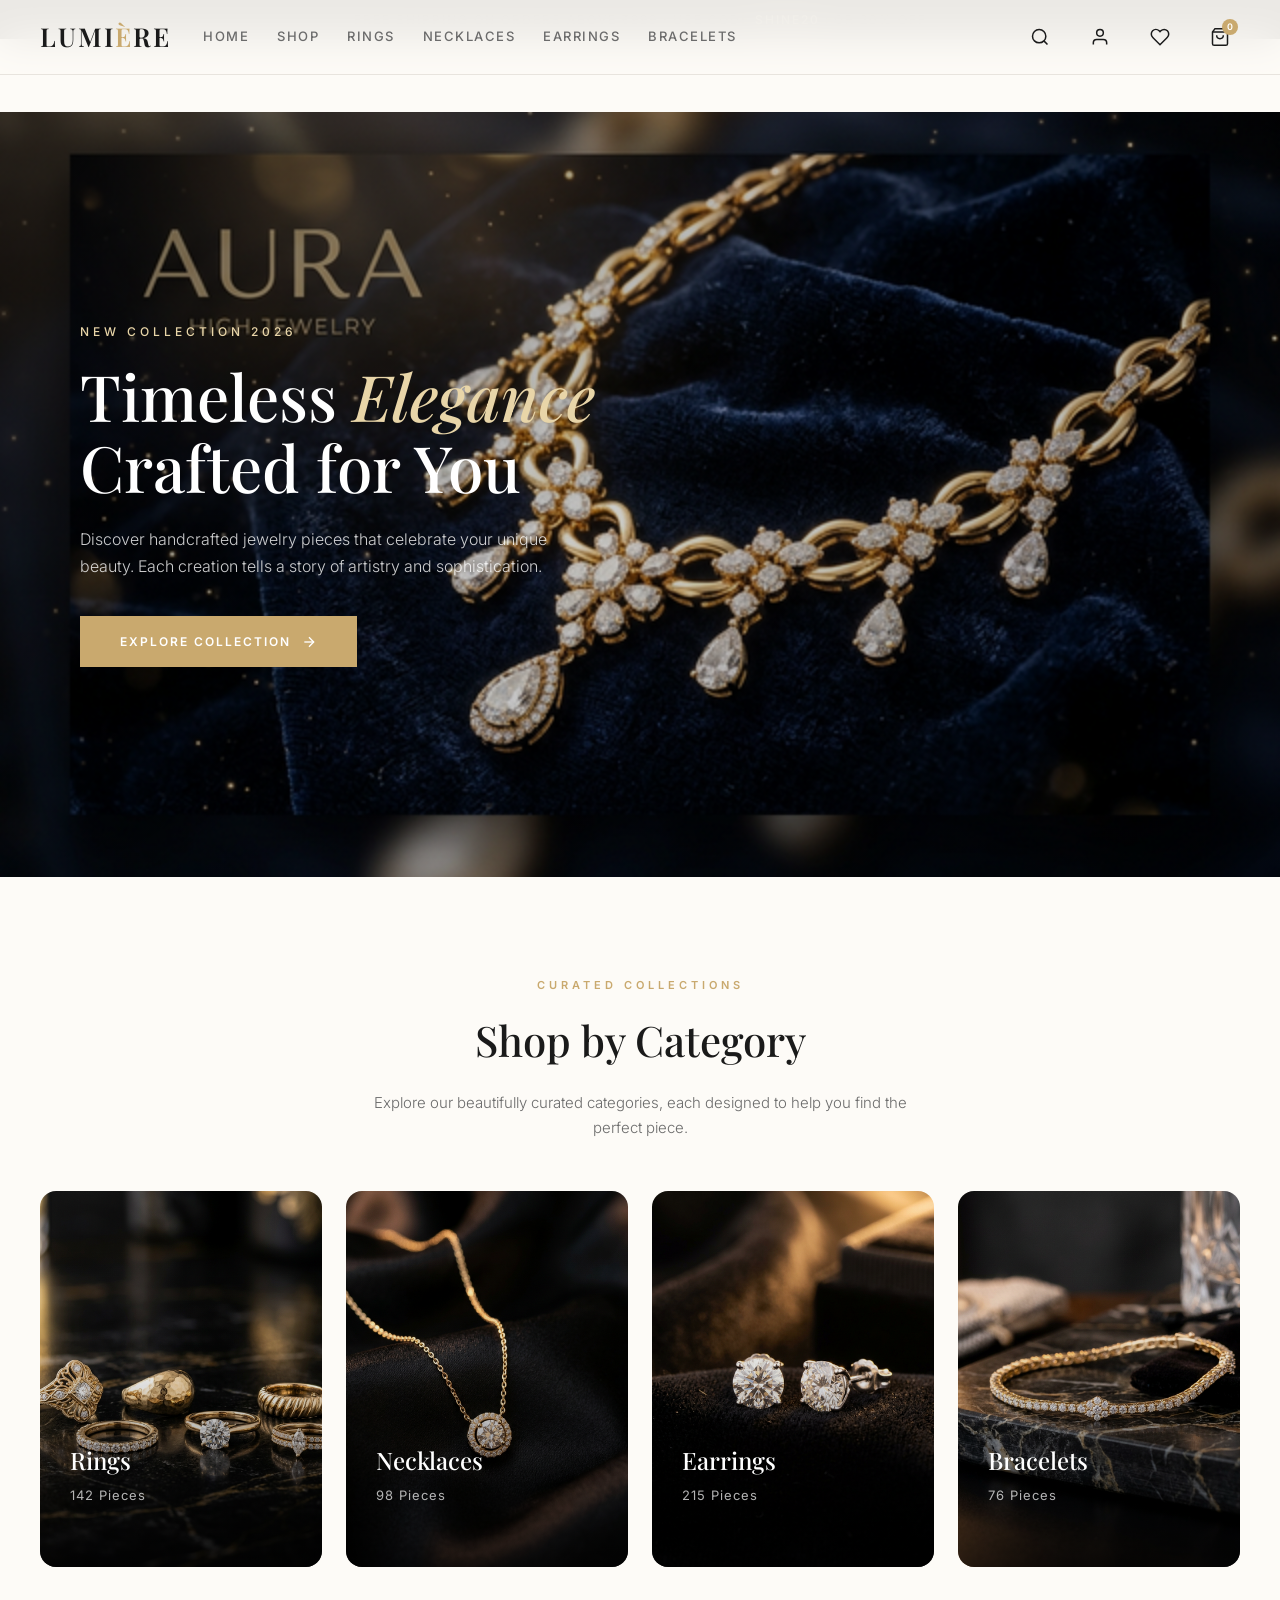
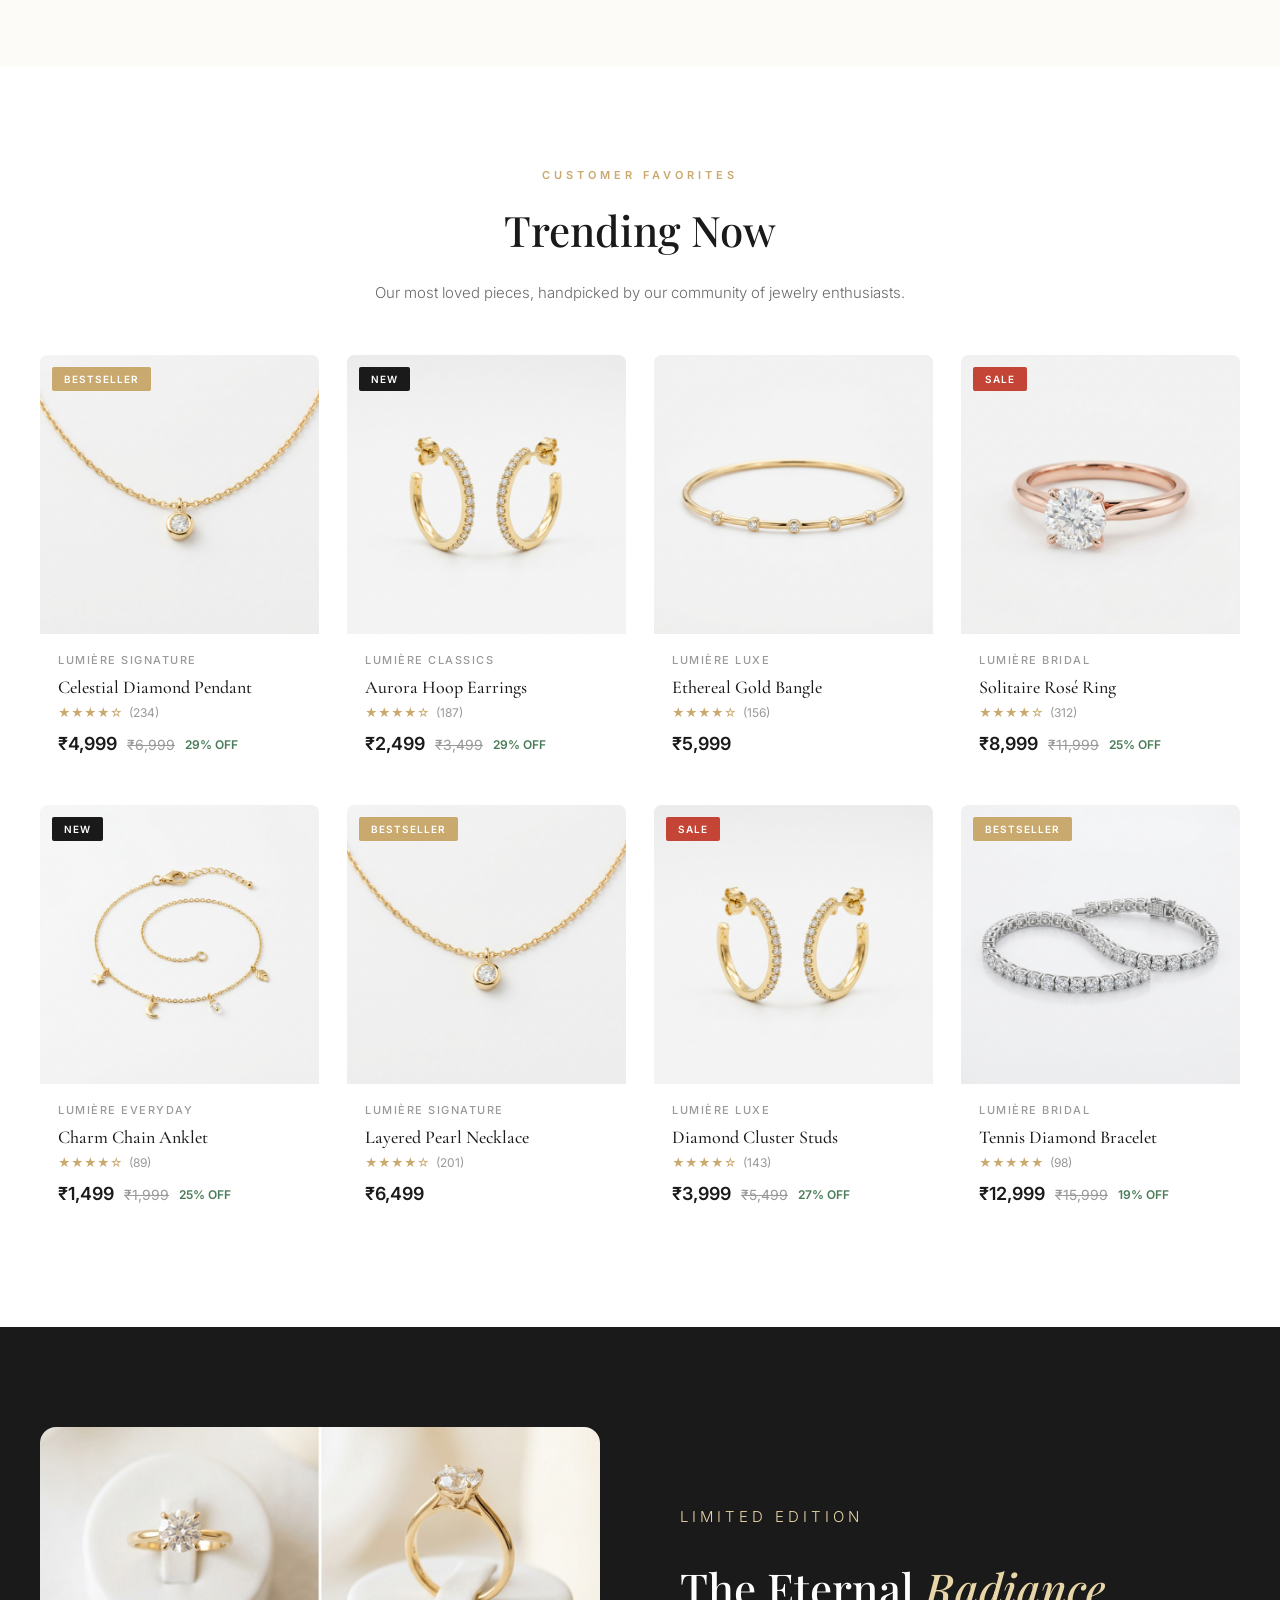
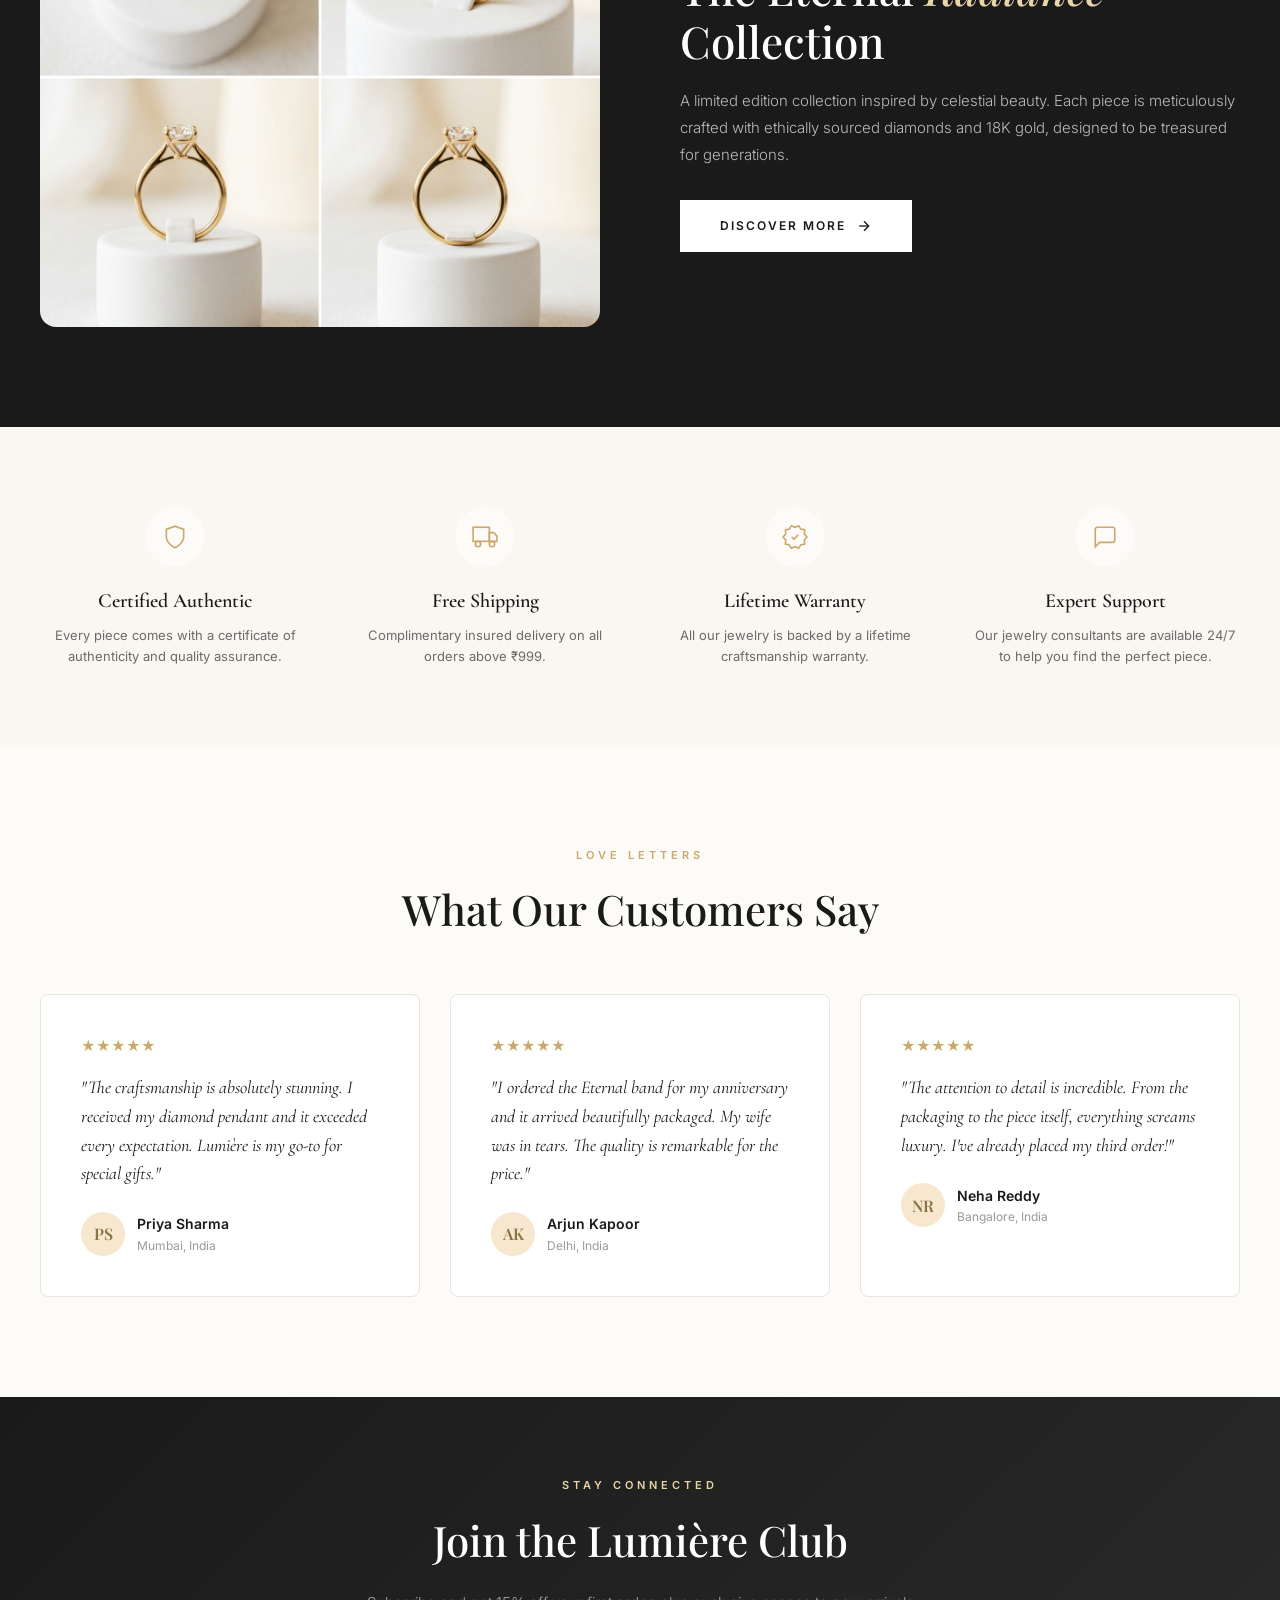
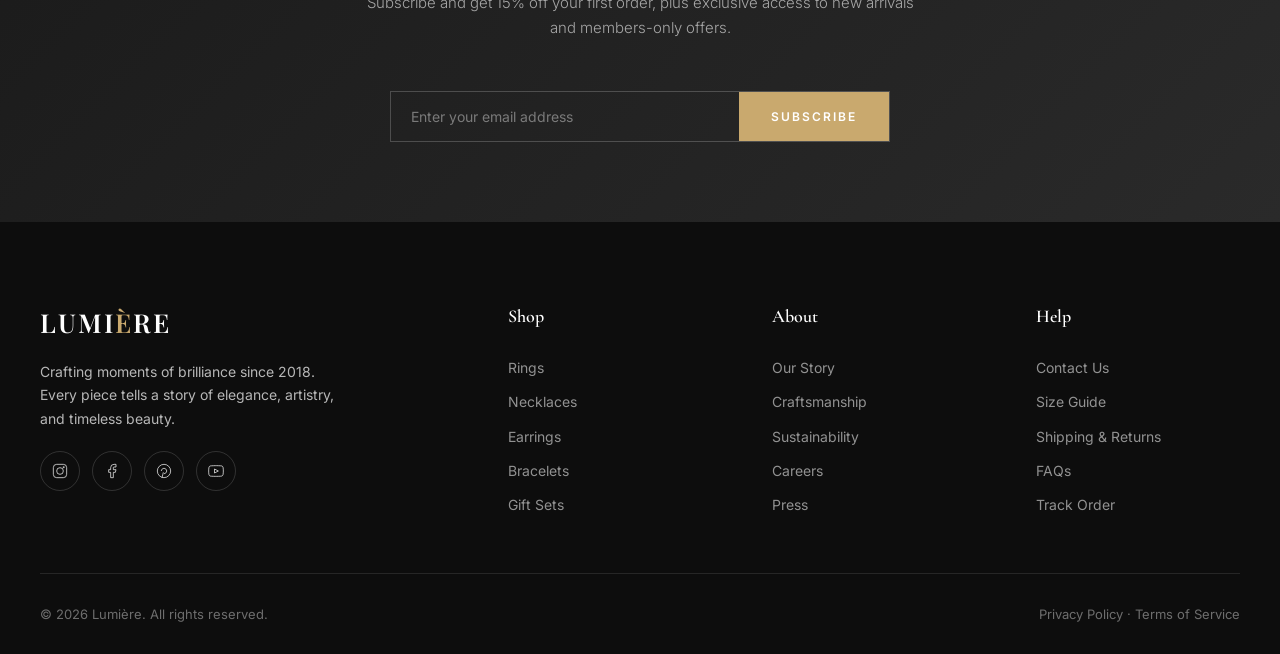
<file: index.html>
<!DOCTYPE html>
<html lang="en">

<head>
    <meta charset="UTF-8">
    <meta name="viewport" content="width=device-width, initial-scale=1.0">
    <meta name="description"
        content="Lumière — Exquisite handcrafted jewelry. Discover timeless elegance in our curated collection of rings, necklaces, earrings, and bracelets.">
    <title>Lumière | Luxury Jewelry — Timeless Elegance</title>
    <link rel="stylesheet" href="styles.css">
    <link rel="stylesheet" href="modal.css">
</head>

<body>

    <!-- Announcement Bar -->
    <div class="announcement-bar">
        Free shipping on orders above ₹999 · Use code <span>SHINE20</span> for 20% off
    </div>

    <!-- Navbar -->
    <nav class="navbar" id="navbar">
        <div class="navbar-inner">
            <div class="nav-left">
                <a href="index.html" class="nav-logo">LUMI<span>È</span>RE</a>
                <div class="nav-links">
                    <a href="index.html">Home</a>
                    <a href="category.html">Shop</a>
                    <a href="category.html?cat=rings">Rings</a>
                    <a href="category.html?cat=necklaces">Necklaces</a>
                    <a href="category.html?cat=earrings">Earrings</a>
                    <a href="category.html?cat=bracelets">Bracelets</a>
                </div>
            </div>
            <div class="nav-right">
                <button class="nav-icon" aria-label="Search">
                    <svg xmlns="http://www.w3.org/2000/svg" fill="none" viewBox="0 0 24 24" stroke="currentColor"
                        stroke-width="1.8">
                        <circle cx="11" cy="11" r="8" />
                        <path d="m21 21-4.35-4.35" />
                    </svg>
                </button>
                <button class="nav-icon account-trigger" aria-label="Account">
                    <svg xmlns="http://www.w3.org/2000/svg" fill="none" viewBox="0 0 24 24" stroke="currentColor"
                        stroke-width="1.8">
                        <path d="M20 21v-2a4 4 0 0 0-4-4H8a4 4 0 0 0-4 4v2" />
                        <circle cx="12" cy="7" r="4" />
                    </svg>
                </button>
                <button class="nav-icon" aria-label="Wishlist">
                    <svg xmlns="http://www.w3.org/2000/svg" fill="none" viewBox="0 0 24 24" stroke="currentColor"
                        stroke-width="1.8">
                        <path
                            d="M20.84 4.61a5.5 5.5 0 0 0-7.78 0L12 5.67l-1.06-1.06a5.5 5.5 0 0 0-7.78 7.78l1.06 1.06L12 21.23l7.78-7.78 1.06-1.06a5.5 5.5 0 0 0 0-7.78z" />
                    </svg>
                </button>
                <a href="cart.html" class="nav-icon" aria-label="Cart">
                    <svg xmlns="http://www.w3.org/2000/svg" fill="none" viewBox="0 0 24 24" stroke="currentColor"
                        stroke-width="1.8">
                        <path d="M6 2 3 6v14a2 2 0 0 0 2 2h14a2 2 0 0 0 2-2V6l-3-4z" />
                        <line x1="3" y1="6" x2="21" y2="6" />
                        <path d="M16 10a4 4 0 0 1-8 0" />
                    </svg>
                    <span class="cart-count" id="navCartCount">3</span>
                </a>
                <button class="hamburger" id="hamburgerBtn" aria-label="Menu">
                    <span></span><span></span><span></span>
                </button>
            </div>
        </div>
    </nav>

    <!-- Mobile Nav -->
    <div class="mobile-overlay" id="mobileOverlay"></div>
    <div class="mobile-nav" id="mobileNav">
        <button class="mobile-nav-close" id="mobileNavClose">✕</button>
        <a href="index.html">Home</a>
        <a href="category.html">Shop All</a>
        <a href="category.html?cat=rings">Rings</a>
        <a href="category.html?cat=necklaces">Necklaces</a>
        <a href="category.html?cat=earrings">Earrings</a>
        <a href="category.html?cat=bracelets">Bracelets</a>
    </div>

    <!-- Hero Section -->
    <section class="hero" id="hero">
        <div class="hero-bg">
            <img src="hero-banner.png" alt="Luxury diamond necklace on dark velvet">
            <div class="hero-overlay"></div>
        </div>
        <div class="hero-content">
            <p class="hero-subtitle">New Collection 2026</p>
            <h1 class="hero-title">Timeless <em>Elegance</em> Crafted for You</h1>
            <p class="hero-desc">Discover handcrafted jewelry pieces that celebrate your unique beauty. Each creation
                tells a story of artistry and sophistication.</p>
            <a href="category.html" class="btn-primary">
                Explore Collection
                <svg xmlns="http://www.w3.org/2000/svg" fill="none" viewBox="0 0 24 24" stroke="currentColor"
                    stroke-width="2">
                    <path d="M5 12h14" />
                    <path d="m12 5 7 7-7 7" />
                </svg>
            </a>
        </div>
    </section>

    <!-- Categories Section -->
    <section class="categories-section">
        <div class="container">
            <div class="section-header">
                <p class="section-tag">Curated Collections</p>
                <h2 class="section-title">Shop by Category</h2>
                <p class="section-desc">Explore our beautifully curated categories, each designed to help you find the
                    perfect piece.</p>
            </div>
            <div class="categories-grid">
                <a href="category.html?cat=rings" class="category-card">
                    <img src="rings-category.png" alt="Rings Collection">
                    <div class="category-card-overlay">
                        <h3>Rings</h3>
                        <p>142 Pieces</p>
                        <span class="explore-link">Explore →</span>
                    </div>
                </a>
                <a href="category.html?cat=necklaces" class="category-card">
                    <img src="necklace-category.png" alt="Necklaces Collection">
                    <div class="category-card-overlay">
                        <h3>Necklaces</h3>
                        <p>98 Pieces</p>
                        <span class="explore-link">Explore →</span>
                    </div>
                </a>
                <a href="category.html?cat=earrings" class="category-card">
                    <img src="earrings-category.png" alt="Earrings Collection">
                    <div class="category-card-overlay">
                        <h3>Earrings</h3>
                        <p>215 Pieces</p>
                        <span class="explore-link">Explore →</span>
                    </div>
                </a>
                <a href="category.html?cat=bracelets" class="category-card">
                    <img src="bracelet-category.png" alt="Bracelets Collection">
                    <div class="category-card-overlay">
                        <h3>Bracelets</h3>
                        <p>76 Pieces</p>
                        <span class="explore-link">Explore →</span>
                    </div>
                </a>
            </div>
        </div>
    </section>

    <!-- Trending Products -->
    <section class="trending-section">
        <div class="container">
            <div class="section-header">
                <p class="section-tag">Customer Favorites</p>
                <h2 class="section-title">Trending Now</h2>
                <p class="section-desc">Our most loved pieces, handpicked by our community of jewelry enthusiasts.</p>
            </div>
            <div class="products-grid" id="trendingGrid">
                <!-- Products injected by JS -->
            </div>
        </div>
    </section>

    <!-- Banner CTA -->
    <section class="banner-cta">
        <div class="container">
            <div class="banner-cta-inner">
                <div class="banner-cta-img">
                    <img src="product-detail.png" alt="Exclusive Collection">
                </div>
                <div class="banner-cta-content">
                    <p class="section-tag">Limited Edition</p>
                    <h2>The Eternal <em style="font-family:var(--font-display);color:var(--gold-light);">Radiance</em>
                        Collection</h2>
                    <p>A limited edition collection inspired by celestial beauty. Each piece is meticulously crafted
                        with ethically sourced diamonds and 18K gold, designed to be treasured for generations.</p>
                    <a href="category.html" class="btn-primary" style="background:#fff;color:var(--charcoal);">
                        Discover More
                        <svg xmlns="http://www.w3.org/2000/svg" fill="none" viewBox="0 0 24 24" stroke="currentColor"
                            stroke-width="2">
                            <path d="M5 12h14" />
                            <path d="m12 5 7 7-7 7" />
                        </svg>
                    </a>
                </div>
            </div>
        </div>
    </section>

    <!-- Features -->
    <section class="features-section">
        <div class="container">
            <div class="features-grid">
                <div class="feature-item">
                    <div class="feature-icon">
                        <svg xmlns="http://www.w3.org/2000/svg" fill="none" viewBox="0 0 24 24" stroke="currentColor"
                            stroke-width="1.5">
                            <path d="M12 22s8-4 8-10V5l-8-3-8 3v7c0 6 8 10 8 10z" />
                        </svg>
                    </div>
                    <h4>Certified Authentic</h4>
                    <p>Every piece comes with a certificate of authenticity and quality assurance.</p>
                </div>
                <div class="feature-item">
                    <div class="feature-icon">
                        <svg xmlns="http://www.w3.org/2000/svg" fill="none" viewBox="0 0 24 24" stroke="currentColor"
                            stroke-width="1.5">
                            <rect x="1" y="3" width="15" height="13" />
                            <polygon points="16 8 20 8 23 11 23 16 16 16 16 8" />
                            <circle cx="5.5" cy="18.5" r="2.5" />
                            <circle cx="18.5" cy="18.5" r="2.5" />
                        </svg>
                    </div>
                    <h4>Free Shipping</h4>
                    <p>Complimentary insured delivery on all orders above ₹999.</p>
                </div>
                <div class="feature-item">
                    <div class="feature-icon">
                        <svg xmlns="http://www.w3.org/2000/svg" fill="none" viewBox="0 0 24 24" stroke="currentColor"
                            stroke-width="1.5">
                            <path
                                d="M23 12l-2.44-2.78.34-3.68-3.61-.82-1.89-3.18L12 3 8.6 1.54 6.71 4.72l-3.61.81.34 3.68L1 12l2.44 2.78-.34 3.69 3.61.82 1.89 3.18L12 21l3.4 1.46 1.89-3.18 3.61-.82-.34-3.68L23 12z" />
                            <path d="m9 12 2 2 4-4" />
                        </svg>
                    </div>
                    <h4>Lifetime Warranty</h4>
                    <p>All our jewelry is backed by a lifetime craftsmanship warranty.</p>
                </div>
                <div class="feature-item">
                    <div class="feature-icon">
                        <svg xmlns="http://www.w3.org/2000/svg" fill="none" viewBox="0 0 24 24" stroke="currentColor"
                            stroke-width="1.5">
                            <path d="M21 15a2 2 0 0 1-2 2H7l-4 4V5a2 2 0 0 1 2-2h14a2 2 0 0 1 2 2z" />
                        </svg>
                    </div>
                    <h4>Expert Support</h4>
                    <p>Our jewelry consultants are available 24/7 to help you find the perfect piece.</p>
                </div>
            </div>
        </div>
    </section>

    <!-- Testimonials -->
    <section class="testimonials-section">
        <div class="container">
            <div class="section-header">
                <p class="section-tag">Love Letters</p>
                <h2 class="section-title">What Our Customers Say</h2>
            </div>
            <div class="testimonials-grid">
                <div class="testimonial-card">
                    <div class="testimonial-stars">★★★★★</div>
                    <p class="testimonial-text">"The craftsmanship is absolutely stunning. I received my diamond pendant
                        and it exceeded every expectation. Lumière is my go-to for special gifts."</p>
                    <div class="testimonial-author">
                        <div class="testimonial-avatar">PS</div>
                        <div>
                            <p class="testimonial-name">Priya Sharma</p>
                            <p class="testimonial-loc">Mumbai, India</p>
                        </div>
                    </div>
                </div>
                <div class="testimonial-card">
                    <div class="testimonial-stars">★★★★★</div>
                    <p class="testimonial-text">"I ordered the Eternal band for my anniversary and it arrived
                        beautifully packaged. My wife was in tears. The quality is remarkable for the price."</p>
                    <div class="testimonial-author">
                        <div class="testimonial-avatar">AK</div>
                        <div>
                            <p class="testimonial-name">Arjun Kapoor</p>
                            <p class="testimonial-loc">Delhi, India</p>
                        </div>
                    </div>
                </div>
                <div class="testimonial-card">
                    <div class="testimonial-stars">★★★★★</div>
                    <p class="testimonial-text">"The attention to detail is incredible. From the packaging to the piece
                        itself, everything screams luxury. I've already placed my third order!"</p>
                    <div class="testimonial-author">
                        <div class="testimonial-avatar">NR</div>
                        <div>
                            <p class="testimonial-name">Neha Reddy</p>
                            <p class="testimonial-loc">Bangalore, India</p>
                        </div>
                    </div>
                </div>
            </div>
        </div>
    </section>

    <!-- Newsletter -->
    <section class="newsletter-section">
        <div class="container">
            <div class="section-header">
                <p class="section-tag">Stay Connected</p>
                <h2 class="section-title">Join the Lumière Club</h2>
                <p class="section-desc">Subscribe and get 15% off your first order, plus exclusive access to new
                    arrivals and members-only offers.</p>
            </div>
            <form class="newsletter-form" onsubmit="event.preventDefault()">
                <input type="email" placeholder="Enter your email address" required>
                <button type="submit">Subscribe</button>
            </form>
        </div>
    </section>

    <!-- Footer -->
    <footer class="footer">
        <div class="container">
            <div class="footer-grid">
                <div class="footer-brand">
                    <a href="index.html" class="nav-logo">LUMI<span>È</span>RE</a>
                    <p>Crafting moments of brilliance since 2018. Every piece tells a story of elegance, artistry, and
                        timeless beauty.</p>
                    <div class="footer-social">
                        <a href="#" aria-label="Instagram"><svg xmlns="http://www.w3.org/2000/svg" fill="none"
                                viewBox="0 0 24 24" stroke="currentColor" stroke-width="1.5">
                                <rect x="2" y="2" width="20" height="20" rx="5" />
                                <circle cx="12" cy="12" r="5" />
                                <circle cx="17.5" cy="6.5" r="1.5" fill="currentColor" stroke="none" />
                            </svg></a>
                        <a href="#" aria-label="Facebook"><svg xmlns="http://www.w3.org/2000/svg" fill="none"
                                viewBox="0 0 24 24" stroke="currentColor" stroke-width="1.5">
                                <path d="M18 2h-3a5 5 0 0 0-5 5v3H7v4h3v8h4v-8h3l1-4h-4V7a1 1 0 0 1 1-1h3z" />
                            </svg></a>
                        <a href="#" aria-label="Pinterest"><svg xmlns="http://www.w3.org/2000/svg" fill="none"
                                viewBox="0 0 24 24" stroke="currentColor" stroke-width="1.5">
                                <circle cx="12" cy="12" r="10" />
                                <path d="M8 12c0-2.2 1.8-4 4-4s4 1.8 4 4-1.8 4-4 4" />
                                <path d="M9 22l2-8" />
                            </svg></a>
                        <a href="#" aria-label="YouTube"><svg xmlns="http://www.w3.org/2000/svg" fill="none"
                                viewBox="0 0 24 24" stroke="currentColor" stroke-width="1.5">
                                <path
                                    d="M22.54 6.42a2.78 2.78 0 0 0-1.94-2C18.88 4 12 4 12 4s-6.88 0-8.6.46a2.78 2.78 0 0 0-1.94 2A29 29 0 0 0 1 12a29 29 0 0 0 .46 5.58A2.78 2.78 0 0 0 3.4 19.6c1.72.44 8.6.44 8.6.44s6.88 0 8.6-.46a2.78 2.78 0 0 0 1.94-2A29 29 0 0 0 23 12a29 29 0 0 0-.46-5.58z" />
                                <polygon points="9.75 15.02 15.5 12 9.75 8.98 9.75 15.02" />
                            </svg></a>
                    </div>
                </div>
                <div class="footer-col">
                    <h4>Shop</h4>
                    <a href="category.html?cat=rings">Rings</a>
                    <a href="category.html?cat=necklaces">Necklaces</a>
                    <a href="category.html?cat=earrings">Earrings</a>
                    <a href="category.html?cat=bracelets">Bracelets</a>
                    <a href="#">Gift Sets</a>
                </div>
                <div class="footer-col">
                    <h4>About</h4>
                    <a href="#">Our Story</a>
                    <a href="#">Craftsmanship</a>
                    <a href="#">Sustainability</a>
                    <a href="#">Careers</a>
                    <a href="#">Press</a>
                </div>
                <div class="footer-col">
                    <h4>Help</h4>
                    <a href="#">Contact Us</a>
                    <a href="#">Size Guide</a>
                    <a href="#">Shipping & Returns</a>
                    <a href="#">FAQs</a>
                    <a href="#">Track Order</a>
                </div>
            </div>
            <div class="footer-bottom">
                <p>© 2026 Lumière. All rights reserved.</p>
                <p>Privacy Policy · Terms of Service</p>
            </div>
        </div>
    </footer>

    <div id="accountModalRoot"></div>
    <div id="toastRoot"></div>
    <script src="main.js"></script>
</body>

</html>
</file>
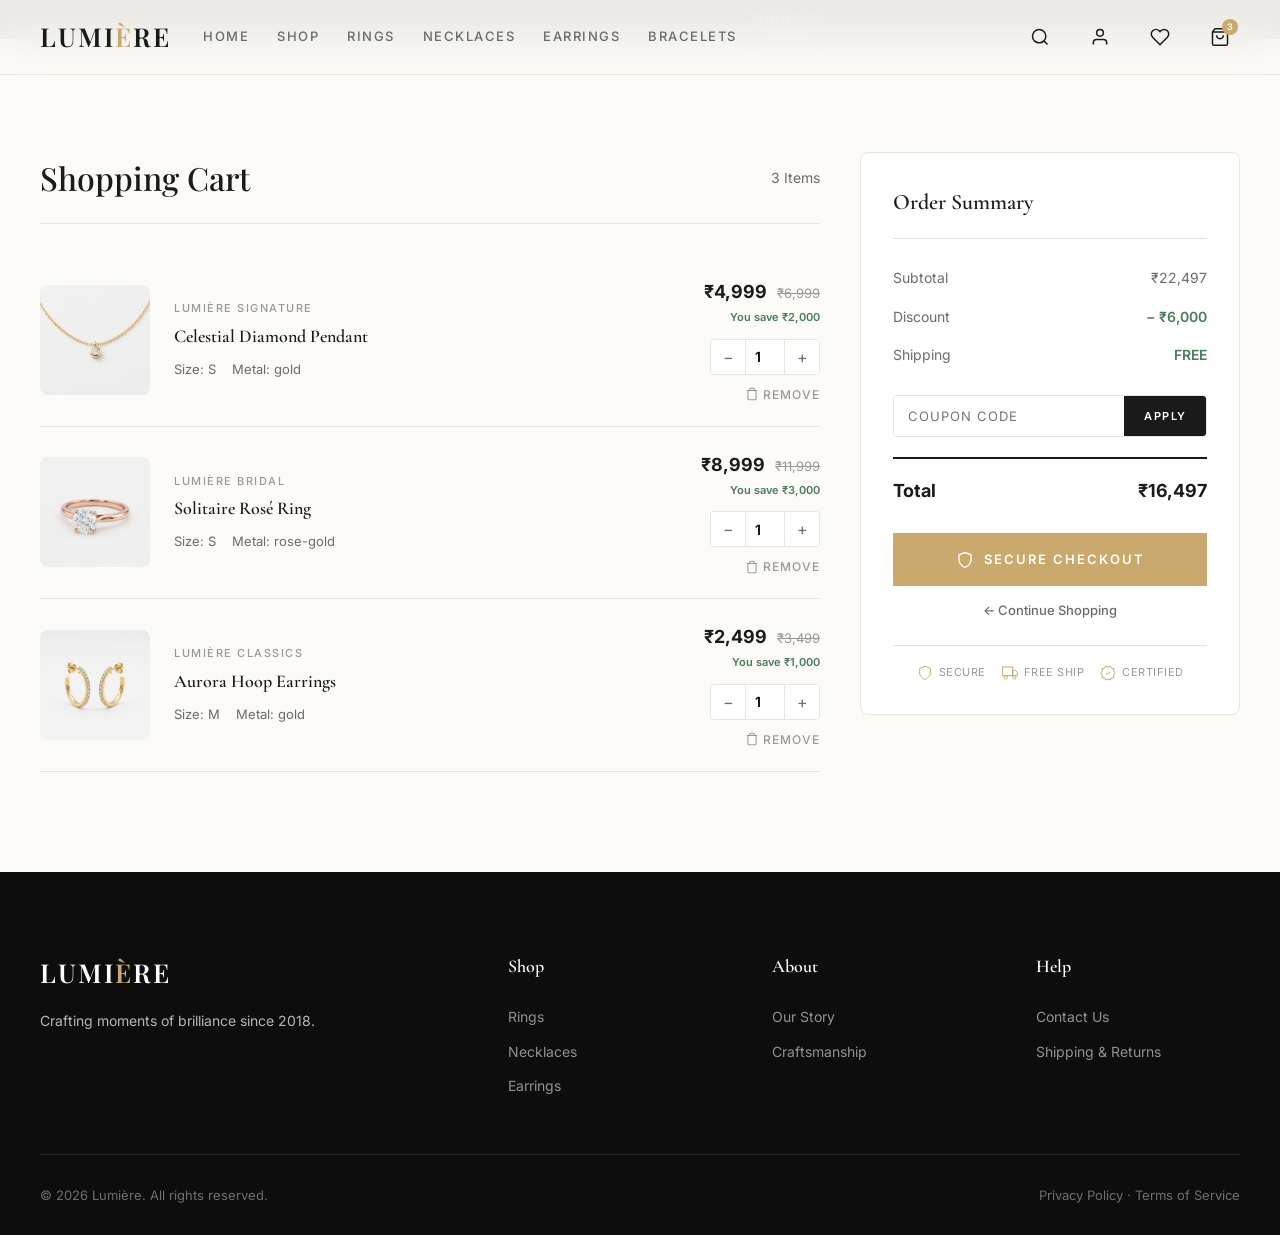
<file: cart.html>
<!DOCTYPE html>
<html lang="en">

<head>
    <meta charset="UTF-8">
    <meta name="viewport" content="width=device-width, initial-scale=1.0">
    <meta name="description"
        content="Review your shopping cart at Lumière. Adjust quantities, apply coupons, and proceed to checkout.">
    <title>Shopping Cart | Lumière Luxury Jewelry</title>
    <link rel="stylesheet" href="styles.css">
    <link rel="stylesheet" href="cart.css">
    <link rel="stylesheet" href="modal.css">
</head>

<body>

    <div class="announcement-bar">Free shipping on orders above ₹999 · Use code <span>SHINE20</span> for 20% off</div>

    <nav class="navbar" id="navbar">
        <div class="navbar-inner">
            <div class="nav-left">
                <a href="index.html" class="nav-logo">LUMI<span>È</span>RE</a>
                <div class="nav-links">
                    <a href="index.html">Home</a><a href="category.html">Shop</a>
                    <a href="category.html?cat=rings">Rings</a><a href="category.html?cat=necklaces">Necklaces</a>
                    <a href="category.html?cat=earrings">Earrings</a><a href="category.html?cat=bracelets">Bracelets</a>
                </div>
            </div>
            <div class="nav-right">
                <button class="nav-icon" aria-label="Search"><svg xmlns="http://www.w3.org/2000/svg" fill="none"
                        viewBox="0 0 24 24" stroke="currentColor" stroke-width="1.8">
                        <circle cx="11" cy="11" r="8" />
                        <path d="m21 21-4.35-4.35" />
                    </svg></button>
                <button class="nav-icon account-trigger" aria-label="Account"><svg xmlns="http://www.w3.org/2000/svg"
                        fill="none" viewBox="0 0 24 24" stroke="currentColor" stroke-width="1.8">
                        <path d="M20 21v-2a4 4 0 0 0-4-4H8a4 4 0 0 0-4 4v2" />
                        <circle cx="12" cy="7" r="4" />
                    </svg></button>
                <button class="nav-icon" aria-label="Wishlist"><svg xmlns="http://www.w3.org/2000/svg" fill="none"
                        viewBox="0 0 24 24" stroke="currentColor" stroke-width="1.8">
                        <path
                            d="M20.84 4.61a5.5 5.5 0 0 0-7.78 0L12 5.67l-1.06-1.06a5.5 5.5 0 0 0-7.78 7.78l1.06 1.06L12 21.23l7.78-7.78 1.06-1.06a5.5 5.5 0 0 0 0-7.78z" />
                    </svg></button>
                <a href="cart.html" class="nav-icon" aria-label="Cart"><svg xmlns="http://www.w3.org/2000/svg"
                        fill="none" viewBox="0 0 24 24" stroke="currentColor" stroke-width="1.8">
                        <path d="M6 2 3 6v14a2 2 0 0 0 2 2h14a2 2 0 0 0 2-2V6l-3-4z" />
                        <line x1="3" y1="6" x2="21" y2="6" />
                        <path d="M16 10a4 4 0 0 1-8 0" />
                    </svg><span class="cart-count" id="navCartCount">3</span></a>
                <button class="hamburger" id="hamburgerBtn"
                    aria-label="Menu"><span></span><span></span><span></span></button>
            </div>
        </div>
    </nav>

    <div class="mobile-overlay" id="mobileOverlay"></div>
    <div class="mobile-nav" id="mobileNav">
        <button class="mobile-nav-close" id="mobileNavClose">✕</button>
        <a href="index.html">Home</a><a href="category.html">Shop All</a>
        <a href="category.html?cat=rings">Rings</a><a href="category.html?cat=necklaces">Necklaces</a>
        <a href="category.html?cat=earrings">Earrings</a><a href="category.html?cat=bracelets">Bracelets</a>
    </div>

    <!-- Cart Section -->
    <section class="cart-section">
        <div class="container">
            <div class="cart-layout" id="cartLayout">
                <!-- Cart Items -->
                <div class="cart-main" id="cartMain">
                    <div class="cart-header">
                        <h1>Shopping Cart</h1>
                        <span id="cartItemCount">3 Items</span>
                    </div>
                    <div class="cart-items" id="cartItems">
                        <!-- Rendered by JS -->
                    </div>
                </div>

                <!-- Order Summary -->
                <div class="cart-summary" id="cartSummary">
                    <h3>Order Summary</h3>
                    <div class="summary-row"><span>Subtotal</span><span id="summarySubtotal">₹12,497</span></div>
                    <div class="summary-row"><span>Discount</span><span class="savings" id="summaryDiscount">−
                            ₹5,500</span></div>
                    <div class="summary-row"><span>Shipping</span><span class="free" id="summaryShipping">FREE</span>
                    </div>
                    <div class="coupon-wrap">
                        <div class="coupon-input-wrap">
                            <input type="text" id="couponInput" placeholder="Coupon code">
                            <button id="couponApplyBtn">Apply</button>
                        </div>
                        <div class="coupon-applied" id="couponApplied" style="display:none;">
                            <span>🎉 SHINE20 applied — ₹1,000 off</span>
                            <button id="couponRemoveBtn">Remove</button>
                        </div>
                    </div>
                    <div class="summary-row total"><span>Total</span><span id="summaryTotal">₹12,497</span></div>
                    <a href="checkout.html" class="summary-cta" id="checkoutBtn">
                        <svg xmlns="http://www.w3.org/2000/svg" fill="none" viewBox="0 0 24 24" stroke="currentColor"
                            stroke-width="1.8">
                            <path d="M12 22s8-4 8-10V5l-8-3-8 3v7c0 6 8 10 8 10z" />
                        </svg>
                        Secure Checkout
                    </a>
                    <a href="category.html" class="summary-continue">← Continue Shopping</a>
                    <div class="summary-trust">
                        <span class="trust-item"><svg xmlns="http://www.w3.org/2000/svg" fill="none" viewBox="0 0 24 24"
                                stroke="currentColor" stroke-width="1.5">
                                <path d="M12 22s8-4 8-10V5l-8-3-8 3v7c0 6 8 10 8 10z" />
                            </svg>Secure</span>
                        <span class="trust-item"><svg xmlns="http://www.w3.org/2000/svg" fill="none" viewBox="0 0 24 24"
                                stroke="currentColor" stroke-width="1.5">
                                <rect x="1" y="3" width="15" height="13" />
                                <polygon points="16 8 20 8 23 11 23 16 16 16 16 8" />
                                <circle cx="5.5" cy="18.5" r="2.5" />
                                <circle cx="18.5" cy="18.5" r="2.5" />
                            </svg>Free Ship</span>
                        <span class="trust-item"><svg xmlns="http://www.w3.org/2000/svg" fill="none" viewBox="0 0 24 24"
                                stroke="currentColor" stroke-width="1.5">
                                <path
                                    d="M23 12l-2.44-2.78.34-3.68-3.61-.82-1.89-3.18L12 3 8.6 1.54 6.71 4.72l-3.61.81.34 3.68L1 12l2.44 2.78-.34 3.69 3.61.82 1.89 3.18L12 21l3.4 1.46 1.89-3.18 3.61-.82-.34-3.68L23 12z" />
                                <path d="m9 12 2 2 4-4" />
                            </svg>Certified</span>
                    </div>
                </div>
            </div>
        </div>
    </section>

    <!-- Footer -->
    <footer class="footer">
        <div class="container">
            <div class="footer-grid">
                <div class="footer-brand"><a href="index.html" class="nav-logo">LUMI<span>È</span>RE</a>
                    <p>Crafting moments of brilliance since 2018.</p>
                </div>
                <div class="footer-col">
                    <h4>Shop</h4><a href="category.html?cat=rings">Rings</a><a
                        href="category.html?cat=necklaces">Necklaces</a><a
                        href="category.html?cat=earrings">Earrings</a>
                </div>
                <div class="footer-col">
                    <h4>About</h4><a href="#">Our Story</a><a href="#">Craftsmanship</a>
                </div>
                <div class="footer-col">
                    <h4>Help</h4><a href="#">Contact Us</a><a href="#">Shipping & Returns</a>
                </div>
            </div>
            <div class="footer-bottom">
                <p>© 2026 Lumière. All rights reserved.</p>
                <p>Privacy Policy · Terms of Service</p>
            </div>
        </div>
    </footer>

    <!-- Account Modal (injected by JS) -->
    <div id="accountModalRoot"></div>
    <div id="toastRoot"></div>

    <script src="main.js"></script>
</body>

</html>
</file>
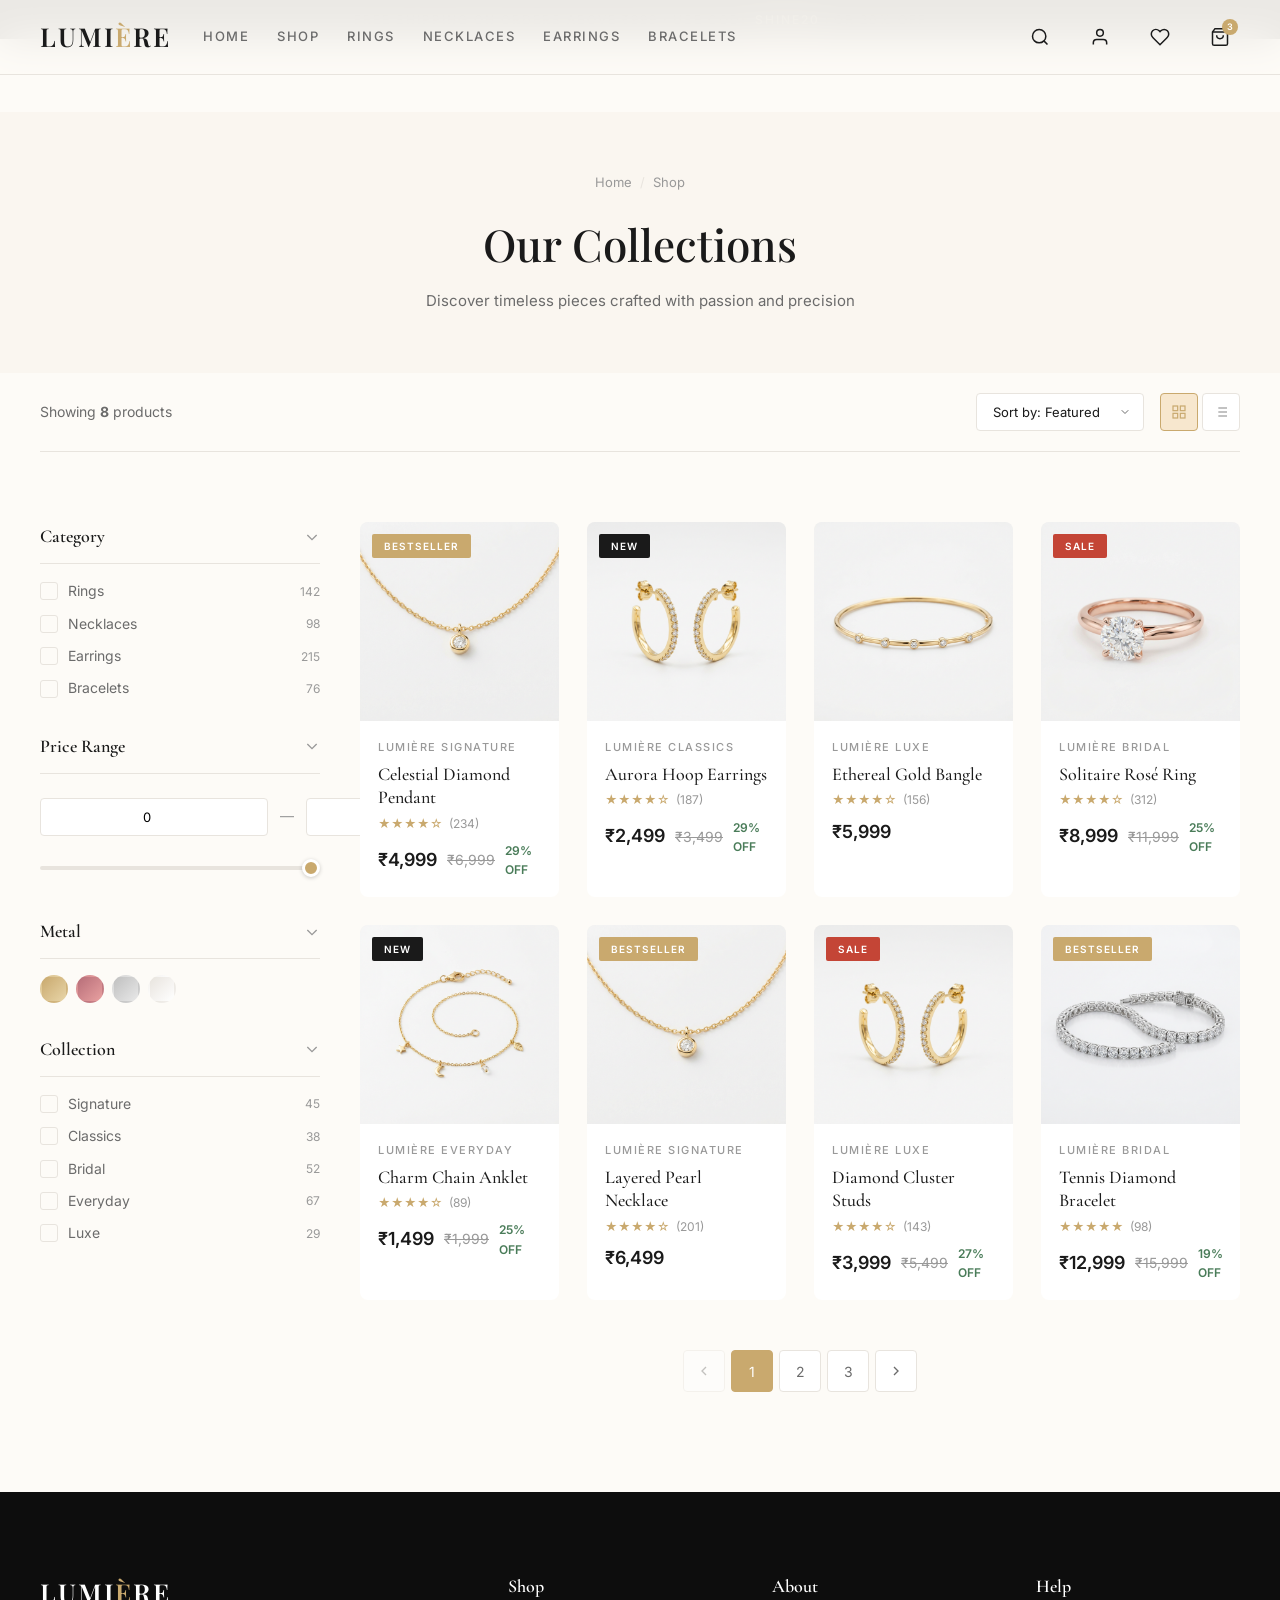
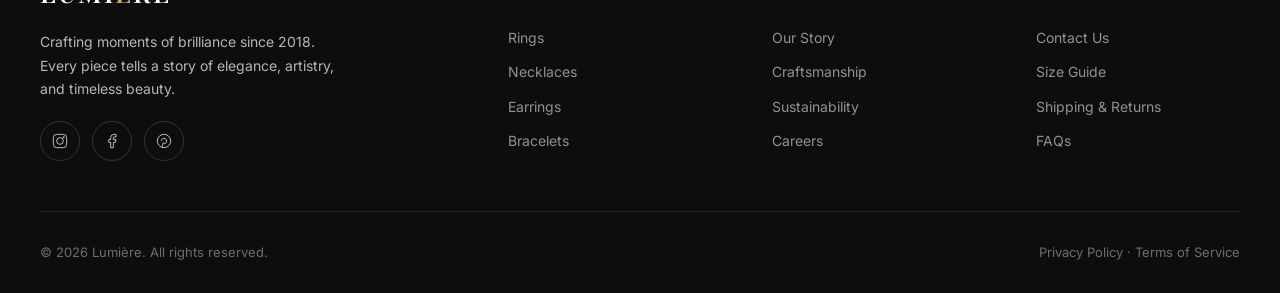
<file: category.html>
<!DOCTYPE html>
<html lang="en">

<head>
    <meta charset="UTF-8">
    <meta name="viewport" content="width=device-width, initial-scale=1.0">
    <meta name="description"
        content="Browse Lumière's curated jewelry collections. Filter by category, price, metal, and more to find your perfect piece.">
    <title>Shop Jewelry | Lumière — Rings, Necklaces, Earrings & Bracelets</title>
    <link rel="stylesheet" href="styles.css">
    <link rel="stylesheet" href="category.css">
    <link rel="stylesheet" href="modal.css">
</head>

<body>

    <!-- Announcement Bar -->
    <div class="announcement-bar">
        Free shipping on orders above ₹999 · Use code <span>SHINE20</span> for 20% off
    </div>

    <!-- Navbar -->
    <nav class="navbar" id="navbar">
        <div class="navbar-inner">
            <div class="nav-left">
                <a href="index.html" class="nav-logo">LUMI<span>È</span>RE</a>
                <div class="nav-links">
                    <a href="index.html">Home</a>
                    <a href="category.html">Shop</a>
                    <a href="category.html?cat=rings">Rings</a>
                    <a href="category.html?cat=necklaces">Necklaces</a>
                    <a href="category.html?cat=earrings">Earrings</a>
                    <a href="category.html?cat=bracelets">Bracelets</a>
                </div>
            </div>
            <div class="nav-right">
                <button class="nav-icon" aria-label="Search"><svg xmlns="http://www.w3.org/2000/svg" fill="none"
                        viewBox="0 0 24 24" stroke="currentColor" stroke-width="1.8">
                        <circle cx="11" cy="11" r="8" />
                        <path d="m21 21-4.35-4.35" />
                    </svg></button>
                <button class="nav-icon account-trigger" aria-label="Account"><svg xmlns="http://www.w3.org/2000/svg"
                        fill="none" viewBox="0 0 24 24" stroke="currentColor" stroke-width="1.8">
                        <path d="M20 21v-2a4 4 0 0 0-4-4H8a4 4 0 0 0-4 4v2" />
                        <circle cx="12" cy="7" r="4" />
                    </svg></button>
                <button class="nav-icon" aria-label="Wishlist"><svg xmlns="http://www.w3.org/2000/svg" fill="none"
                        viewBox="0 0 24 24" stroke="currentColor" stroke-width="1.8">
                        <path
                            d="M20.84 4.61a5.5 5.5 0 0 0-7.78 0L12 5.67l-1.06-1.06a5.5 5.5 0 0 0-7.78 7.78l1.06 1.06L12 21.23l7.78-7.78 1.06-1.06a5.5 5.5 0 0 0 0-7.78z" />
                    </svg></button>
                <a href="cart.html" class="nav-icon" aria-label="Cart"><svg xmlns="http://www.w3.org/2000/svg"
                        fill="none" viewBox="0 0 24 24" stroke="currentColor" stroke-width="1.8">
                        <path d="M6 2 3 6v14a2 2 0 0 0 2 2h14a2 2 0 0 0 2-2V6l-3-4z" />
                        <line x1="3" y1="6" x2="21" y2="6" />
                        <path d="M16 10a4 4 0 0 1-8 0" />
                    </svg><span class="cart-count" id="navCartCount">3</span></a>
                <button class="hamburger" id="hamburgerBtn"
                    aria-label="Menu"><span></span><span></span><span></span></button>
            </div>
        </div>
    </nav>

    <!-- Mobile Nav -->
    <div class="mobile-overlay" id="mobileOverlay"></div>
    <div class="mobile-nav" id="mobileNav">
        <button class="mobile-nav-close" id="mobileNavClose">✕</button>
        <a href="index.html">Home</a><a href="category.html">Shop All</a>
        <a href="category.html?cat=rings">Rings</a><a href="category.html?cat=necklaces">Necklaces</a>
        <a href="category.html?cat=earrings">Earrings</a><a href="category.html?cat=bracelets">Bracelets</a>
    </div>

    <!-- Page Hero -->
    <section class="page-hero">
        <div class="container">
            <div class="breadcrumb">
                <a href="index.html">Home</a><span class="sep">/</span><span>Shop</span>
            </div>
            <h1>Our Collections</h1>
            <p>Discover timeless pieces crafted with passion and precision</p>
        </div>
    </section>

    <!-- Shop Section -->
    <section class="container">
        <div class="shop-toolbar">
            <div class="toolbar-left">Showing <strong id="productCount">8</strong> products</div>
            <div class="toolbar-right">
                <button class="mobile-filter-btn" id="mobileFilterBtn">
                    <svg xmlns="http://www.w3.org/2000/svg" fill="none" viewBox="0 0 24 24" stroke="currentColor"
                        stroke-width="1.8">
                        <path d="M4 21v-7M4 10V3M12 21v-9M12 8V3M20 21v-5M20 12V3M1 14h6M9 8h6M17 16h6" />
                    </svg>
                    Filters
                </button>
                <select class="sort-select" id="sortSelect">
                    <option value="featured">Sort by: Featured</option>
                    <option value="newest">Newest First</option>
                    <option value="price-low">Price: Low to High</option>
                    <option value="price-high">Price: High to Low</option>
                    <option value="rating">Top Rated</option>
                </select>
                <div class="view-toggles">
                    <button class="view-toggle active" title="Grid View"><svg xmlns="http://www.w3.org/2000/svg"
                            fill="none" viewBox="0 0 24 24" stroke="currentColor" stroke-width="1.8">
                            <rect x="3" y="3" width="7" height="7" />
                            <rect x="14" y="3" width="7" height="7" />
                            <rect x="3" y="14" width="7" height="7" />
                            <rect x="14" y="14" width="7" height="7" />
                        </svg></button>
                    <button class="view-toggle" title="List View"><svg xmlns="http://www.w3.org/2000/svg" fill="none"
                            viewBox="0 0 24 24" stroke="currentColor" stroke-width="1.8">
                            <line x1="8" y1="6" x2="21" y2="6" />
                            <line x1="8" y1="12" x2="21" y2="12" />
                            <line x1="8" y1="18" x2="21" y2="18" />
                            <line x1="3" y1="6" x2="3.01" y2="6" />
                            <line x1="3" y1="12" x2="3.01" y2="12" />
                            <line x1="3" y1="18" x2="3.01" y2="18" />
                        </svg></button>
                </div>
            </div>
        </div>

        <div class="shop-layout">
            <!-- Sidebar -->
            <aside class="shop-sidebar">
                <div class="filter-group" data-filter="category">
                    <div class="filter-group-header">
                        <h3>Category</h3>
                        <svg xmlns="http://www.w3.org/2000/svg" fill="none" viewBox="0 0 24 24" stroke="currentColor"
                            stroke-width="2">
                            <path d="M19 9l-7 7-7-7" />
                        </svg>
                    </div>
                    <div class="filter-options">
                        <label class="filter-option" data-value="rings"><span class="filter-checkbox"></span>Rings<span
                                class="count">142</span></label>
                        <label class="filter-option" data-value="necklaces"><span
                                class="filter-checkbox"></span>Necklaces<span class="count">98</span></label>
                        <label class="filter-option" data-value="earrings"><span
                                class="filter-checkbox"></span>Earrings<span class="count">215</span></label>
                        <label class="filter-option" data-value="bracelets"><span
                                class="filter-checkbox"></span>Bracelets<span class="count">76</span></label>
                    </div>
                </div>

                <div class="filter-group" data-filter="price">
                    <div class="filter-group-header">
                        <h3>Price Range</h3>
                        <svg xmlns="http://www.w3.org/2000/svg" fill="none" viewBox="0 0 24 24" stroke="currentColor"
                            stroke-width="2">
                            <path d="M19 9l-7 7-7-7" />
                        </svg>
                    </div>
                    <div class="filter-options">
                        <div class="price-range-wrap">
                            <div class="price-inputs">
                                <input type="number" class="price-input" id="priceMin" placeholder="₹ Min" value="0">
                                <span class="price-sep">—</span>
                                <input type="number" class="price-input" id="priceMax" placeholder="₹ Max"
                                    value="20000">
                            </div>
                            <input type="range" class="range-slider" min="0" max="20000" value="20000" id="priceRange">
                        </div>
                    </div>
                </div>

                <div class="filter-group" data-filter="metal">
                    <div class="filter-group-header">
                        <h3>Metal</h3>
                        <svg xmlns="http://www.w3.org/2000/svg" fill="none" viewBox="0 0 24 24" stroke="currentColor"
                            stroke-width="2">
                            <path d="M19 9l-7 7-7-7" />
                        </svg>
                    </div>
                    <div class="filter-options">
                        <div class="color-options">
                            <div class="color-swatch" data-metal="gold"
                                style="background: linear-gradient(135deg, #C9A96E, #E8D5A8);" title="Gold"></div>
                            <div class="color-swatch" data-metal="rose-gold"
                                style="background: linear-gradient(135deg, #B76E79, #E8A0A0);" title="Rose Gold"></div>
                            <div class="color-swatch" data-metal="silver"
                                style="background: linear-gradient(135deg, #C0C0C0, #E8E8E8);" title="Silver"></div>
                            <div class="color-swatch" data-metal="white-gold"
                                style="background: linear-gradient(135deg, #E8E4DE, #FFFFFF);" title="White Gold"></div>
                        </div>
                    </div>
                </div>

                <div class="filter-group" data-filter="collection">
                    <div class="filter-group-header">
                        <h3>Collection</h3>
                        <svg xmlns="http://www.w3.org/2000/svg" fill="none" viewBox="0 0 24 24" stroke="currentColor"
                            stroke-width="2">
                            <path d="M19 9l-7 7-7-7" />
                        </svg>
                    </div>
                    <div class="filter-options">
                        <label class="filter-option" data-value="signature"><span
                                class="filter-checkbox"></span>Signature<span class="count">45</span></label>
                        <label class="filter-option" data-value="classics"><span
                                class="filter-checkbox"></span>Classics<span class="count">38</span></label>
                        <label class="filter-option" data-value="bridal"><span
                                class="filter-checkbox"></span>Bridal<span class="count">52</span></label>
                        <label class="filter-option" data-value="everyday"><span
                                class="filter-checkbox"></span>Everyday<span class="count">67</span></label>
                        <label class="filter-option" data-value="luxe"><span class="filter-checkbox"></span>Luxe<span
                                class="count">29</span></label>
                    </div>
                </div>
            </aside>

            <!-- Product Grid -->
            <div class="shop-content">
                <div class="products-grid" id="shopGrid">
                    <!-- Injected by JS -->
                </div>
                <div class="pagination">
                    <button class="page-btn disabled"><svg xmlns="http://www.w3.org/2000/svg" fill="none"
                            viewBox="0 0 24 24" stroke="currentColor" stroke-width="2">
                            <path d="M15 18l-6-6 6-6" />
                        </svg></button>
                    <button class="page-btn active">1</button>
                    <button class="page-btn">2</button>
                    <button class="page-btn">3</button>
                    <button class="page-btn"><svg xmlns="http://www.w3.org/2000/svg" fill="none" viewBox="0 0 24 24"
                            stroke="currentColor" stroke-width="2">
                            <path d="M9 18l6-6-6-6" />
                        </svg></button>
                </div>
            </div>
        </div>
    </section>

    <!-- Footer -->
    <footer class="footer">
        <div class="container">
            <div class="footer-grid">
                <div class="footer-brand">
                    <a href="index.html" class="nav-logo">LUMI<span>È</span>RE</a>
                    <p>Crafting moments of brilliance since 2018. Every piece tells a story of elegance, artistry, and
                        timeless beauty.</p>
                    <div class="footer-social">
                        <a href="#" aria-label="Instagram"><svg xmlns="http://www.w3.org/2000/svg" fill="none"
                                viewBox="0 0 24 24" stroke="currentColor" stroke-width="1.5">
                                <rect x="2" y="2" width="20" height="20" rx="5" />
                                <circle cx="12" cy="12" r="5" />
                                <circle cx="17.5" cy="6.5" r="1.5" fill="currentColor" stroke="none" />
                            </svg></a>
                        <a href="#" aria-label="Facebook"><svg xmlns="http://www.w3.org/2000/svg" fill="none"
                                viewBox="0 0 24 24" stroke="currentColor" stroke-width="1.5">
                                <path d="M18 2h-3a5 5 0 0 0-5 5v3H7v4h3v8h4v-8h3l1-4h-4V7a1 1 0 0 1 1-1h3z" />
                            </svg></a>
                        <a href="#" aria-label="Pinterest"><svg xmlns="http://www.w3.org/2000/svg" fill="none"
                                viewBox="0 0 24 24" stroke="currentColor" stroke-width="1.5">
                                <circle cx="12" cy="12" r="10" />
                                <path d="M8 12c0-2.2 1.8-4 4-4s4 1.8 4 4-1.8 4-4 4" />
                                <path d="M9 22l2-8" />
                            </svg></a>
                    </div>
                </div>
                <div class="footer-col">
                    <h4>Shop</h4><a href="category.html?cat=rings">Rings</a><a
                        href="category.html?cat=necklaces">Necklaces</a><a
                        href="category.html?cat=earrings">Earrings</a><a
                        href="category.html?cat=bracelets">Bracelets</a>
                </div>
                <div class="footer-col">
                    <h4>About</h4><a href="#">Our Story</a><a href="#">Craftsmanship</a><a href="#">Sustainability</a><a
                        href="#">Careers</a>
                </div>
                <div class="footer-col">
                    <h4>Help</h4><a href="#">Contact Us</a><a href="#">Size Guide</a><a href="#">Shipping &
                        Returns</a><a href="#">FAQs</a>
                </div>
            </div>
            <div class="footer-bottom">
                <p>© 2026 Lumière. All rights reserved.</p>
                <p>Privacy Policy · Terms of Service</p>
            </div>
        </div>
    </footer>

    <div id="accountModalRoot"></div>
    <div id="toastRoot"></div>
    <script src="main.js"></script>
</body>

</html>
</file>
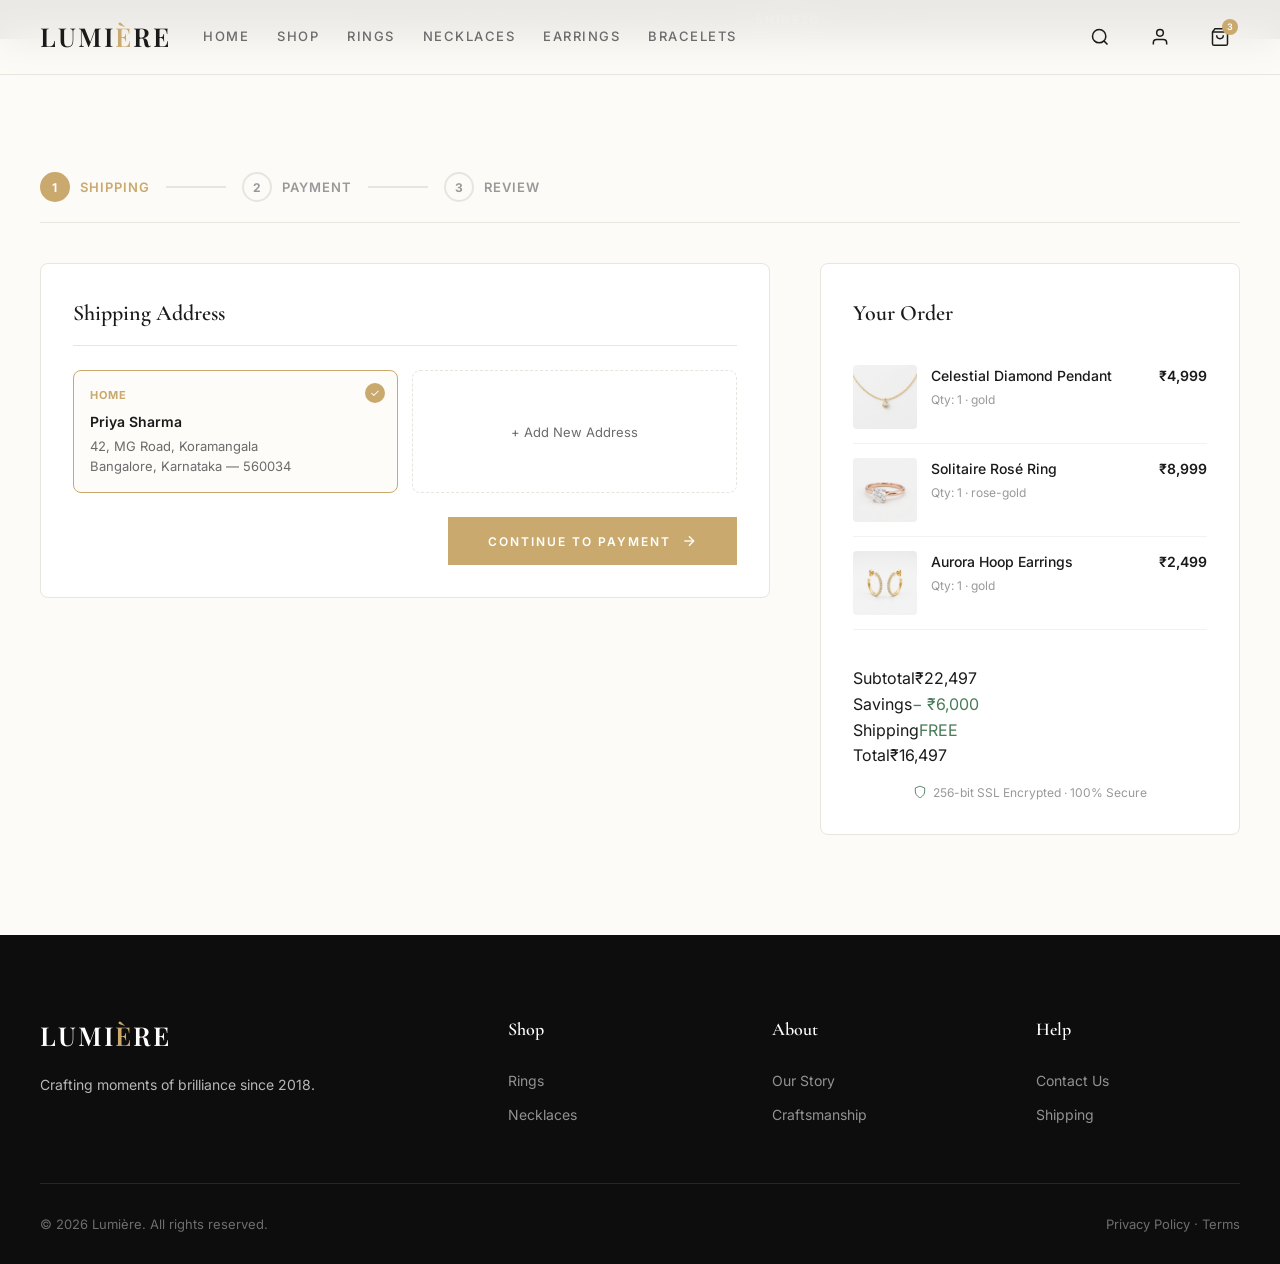
<file: checkout.html>
<!DOCTYPE html>
<html lang="en">

<head>
    <meta charset="UTF-8">
    <meta name="viewport" content="width=device-width, initial-scale=1.0">
    <meta name="description" content="Complete your Lumière order securely. Enter shipping and payment details.">
    <title>Checkout | Lumière Luxury Jewelry</title>
    <link rel="stylesheet" href="styles.css">
    <link rel="stylesheet" href="checkout.css">
    <link rel="stylesheet" href="modal.css">
</head>

<body>

    <div class="announcement-bar">Free shipping on orders above ₹999 · Use code <span>SHINE20</span> for 20% off</div>

    <nav class="navbar" id="navbar">
        <div class="navbar-inner">
            <div class="nav-left">
                <a href="index.html" class="nav-logo">LUMI<span>È</span>RE</a>
                <div class="nav-links">
                    <a href="index.html">Home</a><a href="category.html">Shop</a>
                    <a href="category.html?cat=rings">Rings</a><a href="category.html?cat=necklaces">Necklaces</a>
                    <a href="category.html?cat=earrings">Earrings</a><a href="category.html?cat=bracelets">Bracelets</a>
                </div>
            </div>
            <div class="nav-right">
                <button class="nav-icon" aria-label="Search"><svg xmlns="http://www.w3.org/2000/svg" fill="none"
                        viewBox="0 0 24 24" stroke="currentColor" stroke-width="1.8">
                        <circle cx="11" cy="11" r="8" />
                        <path d="m21 21-4.35-4.35" />
                    </svg></button>
                <button class="nav-icon account-trigger" aria-label="Account"><svg xmlns="http://www.w3.org/2000/svg"
                        fill="none" viewBox="0 0 24 24" stroke="currentColor" stroke-width="1.8">
                        <path d="M20 21v-2a4 4 0 0 0-4-4H8a4 4 0 0 0-4 4v2" />
                        <circle cx="12" cy="7" r="4" />
                    </svg></button>
                <a href="cart.html" class="nav-icon" aria-label="Cart"><svg xmlns="http://www.w3.org/2000/svg"
                        fill="none" viewBox="0 0 24 24" stroke="currentColor" stroke-width="1.8">
                        <path d="M6 2 3 6v14a2 2 0 0 0 2 2h14a2 2 0 0 0 2-2V6l-3-4z" />
                        <line x1="3" y1="6" x2="21" y2="6" />
                        <path d="M16 10a4 4 0 0 1-8 0" />
                    </svg><span class="cart-count" id="navCartCount">3</span></a>
                <button class="hamburger" id="hamburgerBtn"
                    aria-label="Menu"><span></span><span></span><span></span></button>
            </div>
        </div>
    </nav>

    <div class="mobile-overlay" id="mobileOverlay"></div>
    <div class="mobile-nav" id="mobileNav">
        <button class="mobile-nav-close" id="mobileNavClose">✕</button>
        <a href="index.html">Home</a><a href="category.html">Shop All</a>
    </div>

    <section class="checkout-section">
        <div class="container">
            <!-- Steps -->
            <div class="checkout-steps">
                <div class="checkout-step active" data-step="1"><span class="step-number">1</span>Shipping</div>
                <div class="step-connector"></div>
                <div class="checkout-step" data-step="2"><span class="step-number">2</span>Payment</div>
                <div class="step-connector"></div>
                <div class="checkout-step" data-step="3"><span class="step-number">3</span>Review</div>
            </div>

            <div class="checkout-layout">
                <!-- Forms -->
                <div class="checkout-forms">
                    <!-- Step 1: Shipping -->
                    <div class="checkout-form-section" id="stepShipping">
                        <h2>Shipping Address</h2>
                        <div class="saved-addresses">
                            <div class="saved-address active" data-addr="home">
                                <span class="addr-check"></span>
                                <p class="addr-type">Home</p>
                                <p class="addr-name">Priya Sharma</p>
                                <p class="addr-text">42, MG Road, Koramangala<br>Bangalore, Karnataka — 560034</p>
                            </div>
                            <button class="add-new-addr" id="addNewAddrBtn">+ Add New Address</button>
                        </div>

                        <div id="newAddrForm" style="display:none;">
                            <div class="form-grid">
                                <div class="form-group"><label>First Name <span class="required">*</span></label><input
                                        type="text" class="form-input" id="shipFirst" placeholder="Enter first name">
                                </div>
                                <div class="form-group"><label>Last Name <span class="required">*</span></label><input
                                        type="text" class="form-input" id="shipLast" placeholder="Enter last name">
                                </div>
                                <div class="form-group full"><label>Address <span
                                            class="required">*</span></label><input type="text" class="form-input"
                                        id="shipAddr" placeholder="Street address"></div>
                                <div class="form-group full"><label>Apartment / Suite</label><input type="text"
                                        class="form-input" placeholder="Apt, suite, floor (optional)"></div>
                                <div class="form-group"><label>City <span class="required">*</span></label><input
                                        type="text" class="form-input" id="shipCity" placeholder="City"></div>
                                <div class="form-group"><label>State <span class="required">*</span></label>
                                    <select class="form-input" id="shipState">
                                        <option value="">Select state</option>
                                        <option>Karnataka</option>
                                        <option>Maharashtra</option>
                                        <option>Delhi</option>
                                        <option>Tamil Nadu</option>
                                        <option>Rajasthan</option>
                                        <option>Gujarat</option>
                                    </select>
                                </div>
                                <div class="form-group"><label>PIN Code <span class="required">*</span></label><input
                                        type="text" class="form-input" id="shipPin" placeholder="6-digit PIN"
                                        maxlength="6"></div>
                                <div class="form-group"><label>Phone <span class="required">*</span></label><input
                                        type="tel" class="form-input" id="shipPhone" placeholder="+91 XXXXX XXXXX">
                                </div>
                            </div>
                        </div>
                        <div style="margin-top:24px;display:flex;justify-content:flex-end;">
                            <button class="btn-primary" id="toPaymentBtn">Continue to Payment <svg
                                    xmlns="http://www.w3.org/2000/svg" fill="none" viewBox="0 0 24 24"
                                    stroke="currentColor" stroke-width="2">
                                    <path d="M5 12h14" />
                                    <path d="m12 5 7 7-7 7" />
                                </svg></button>
                        </div>
                    </div>

                    <!-- Step 2: Payment -->
                    <div class="checkout-form-section" id="stepPayment" style="display:none;">
                        <h2>Payment Method</h2>
                        <div class="payment-options">
                            <div class="payment-option active" data-method="card">
                                <span class="payment-radio"></span>
                                <span class="payment-icon">💳</span>
                                <div class="payment-details">
                                    <h4>Credit / Debit Card</h4>
                                    <p>Visa, Mastercard, RuPay</p>
                                </div>
                            </div>
                            <div class="payment-option" data-method="upi">
                                <span class="payment-radio"></span>
                                <span class="payment-icon">📱</span>
                                <div class="payment-details">
                                    <h4>UPI</h4>
                                    <p>Google Pay, PhonePe, Paytm</p>
                                </div>
                            </div>
                            <div class="payment-option" data-method="netbanking">
                                <span class="payment-radio"></span>
                                <span class="payment-icon">🏦</span>
                                <div class="payment-details">
                                    <h4>Net Banking</h4>
                                    <p>All major banks supported</p>
                                </div>
                            </div>
                            <div class="payment-option" data-method="cod">
                                <span class="payment-radio"></span>
                                <span class="payment-icon">💵</span>
                                <div class="payment-details">
                                    <h4>Cash on Delivery</h4>
                                    <p>₹49 COD charges applicable</p>
                                </div>
                            </div>
                        </div>

                        <div class="card-form" id="cardForm">
                            <div class="form-grid">
                                <div class="form-group full"><label>Card Number <span
                                            class="required">*</span></label><input type="text" class="form-input"
                                        id="cardNumber" placeholder="1234 5678 9012 3456" maxlength="19"></div>
                                <div class="form-group"><label>Expiry Date <span class="required">*</span></label><input
                                        type="text" class="form-input" id="cardExpiry" placeholder="MM / YY"
                                        maxlength="7"></div>
                                <div class="form-group"><label>CVV <span class="required">*</span></label><input
                                        type="password" class="form-input" id="cardCvv" placeholder="•••" maxlength="4">
                                </div>
                                <div class="form-group full"><label>Name on Card <span
                                            class="required">*</span></label><input type="text" class="form-input"
                                        id="cardName" placeholder="As printed on card"></div>
                            </div>
                        </div>

                        <div style="margin-top:24px;display:flex;justify-content:space-between;">
                            <button class="btn-outline" id="backToShipBtn">← Back</button>
                            <button class="btn-primary" id="toReviewBtn">Review Order <svg
                                    xmlns="http://www.w3.org/2000/svg" fill="none" viewBox="0 0 24 24"
                                    stroke="currentColor" stroke-width="2">
                                    <path d="M5 12h14" />
                                    <path d="m12 5 7 7-7 7" />
                                </svg></button>
                        </div>
                    </div>

                    <!-- Step 3: Review -->
                    <div class="checkout-form-section" id="stepReview" style="display:none;">
                        <h2>Review Your Order</h2>
                        <div style="display:grid;grid-template-columns:1fr 1fr;gap:20px;margin-bottom:24px;">
                            <div style="padding:18px;background:var(--cream);border-radius:var(--radius-md);">
                                <p
                                    style="font-size:11px;font-weight:700;color:var(--gold);text-transform:uppercase;letter-spacing:1px;margin-bottom:8px;">
                                    Shipping To</p>
                                <p style="font-size:14px;font-weight:600;" id="reviewName">Priya Sharma</p>
                                <p style="font-size:13px;color:var(--text-secondary);line-height:1.5;" id="reviewAddr">
                                    42, MG Road, Koramangala<br>Bangalore, Karnataka — 560034</p>
                            </div>
                            <div style="padding:18px;background:var(--cream);border-radius:var(--radius-md);">
                                <p
                                    style="font-size:11px;font-weight:700;color:var(--gold);text-transform:uppercase;letter-spacing:1px;margin-bottom:8px;">
                                    Payment</p>
                                <p style="font-size:14px;font-weight:600;" id="reviewPayment">Credit / Debit Card</p>
                                <p style="font-size:13px;color:var(--text-secondary);" id="reviewPaymentDetail">Ending
                                    in •••• 3456</p>
                            </div>
                        </div>
                        <div id="reviewItems"></div>
                        <div style="margin-top:24px;display:flex;justify-content:space-between;">
                            <button class="btn-outline" id="backToPayBtn">← Back</button>
                            <button class="btn-primary" id="placeOrderBtn" style="background:var(--success);">
                                <svg xmlns="http://www.w3.org/2000/svg" fill="none" viewBox="0 0 24 24"
                                    stroke="currentColor" stroke-width="1.8">
                                    <path d="M12 22s8-4 8-10V5l-8-3-8 3v7c0 6 8 10 8 10z" />
                                </svg>
                                Place Order — <span id="reviewTotal">₹12,497</span>
                            </button>
                        </div>
                    </div>
                </div>

                <!-- Checkout Summary Sidebar -->
                <div class="checkout-summary">
                    <h3>Your Order</h3>
                    <div class="checkout-summary-items" id="checkoutItems"></div>
                    <div class="checkout-totals">
                        <div class="summary-row"><span>Subtotal</span><span id="chkSubtotal">₹17,997</span></div>
                        <div class="summary-row"><span>Savings</span><span style="color:var(--success)"
                                id="chkSavings">− ₹5,500</span></div>
                        <div class="summary-row"><span>Shipping</span><span style="color:var(--success)">FREE</span>
                        </div>
                        <div class="summary-row total"><span>Total</span><span id="chkTotal">₹12,497</span></div>
                    </div>
                    <div class="secure-badge">
                        <svg xmlns="http://www.w3.org/2000/svg" fill="none" viewBox="0 0 24 24" stroke="currentColor"
                            stroke-width="1.5">
                            <path d="M12 22s8-4 8-10V5l-8-3-8 3v7c0 6 8 10 8 10z" />
                        </svg>
                        256-bit SSL Encrypted · 100% Secure
                    </div>
                </div>
            </div>
        </div>
    </section>

    <!-- Order Success Modal -->
    <div class="order-success-overlay" id="orderSuccessOverlay">
        <div class="order-success-modal">
            <div class="success-icon">✓</div>
            <h2>Order Confirmed!</h2>
            <p class="order-id">Order ID: <span id="orderId">LM-2026-XXXXX</span></p>
            <p>Thank you for shopping with Lumière. We'll send you a confirmation email with tracking details shortly.
            </p>
            <a href="index.html" class="btn-primary" style="margin:0 auto;">Continue Shopping <svg
                    xmlns="http://www.w3.org/2000/svg" fill="none" viewBox="0 0 24 24" stroke="currentColor"
                    stroke-width="2">
                    <path d="M5 12h14" />
                    <path d="m12 5 7 7-7 7" />
                </svg></a>
        </div>
    </div>

    <footer class="footer">
        <div class="container">
            <div class="footer-grid">
                <div class="footer-brand"><a href="index.html" class="nav-logo">LUMI<span>È</span>RE</a>
                    <p>Crafting moments of brilliance since 2018.</p>
                </div>
                <div class="footer-col">
                    <h4>Shop</h4><a href="category.html?cat=rings">Rings</a><a
                        href="category.html?cat=necklaces">Necklaces</a>
                </div>
                <div class="footer-col">
                    <h4>About</h4><a href="#">Our Story</a><a href="#">Craftsmanship</a>
                </div>
                <div class="footer-col">
                    <h4>Help</h4><a href="#">Contact Us</a><a href="#">Shipping</a>
                </div>
            </div>
            <div class="footer-bottom">
                <p>© 2026 Lumière. All rights reserved.</p>
                <p>Privacy Policy · Terms</p>
            </div>
        </div>
    </footer>

    <div id="accountModalRoot"></div>
    <div id="toastRoot"></div>
    <script src="main.js"></script>
</body>

</html>
</file>
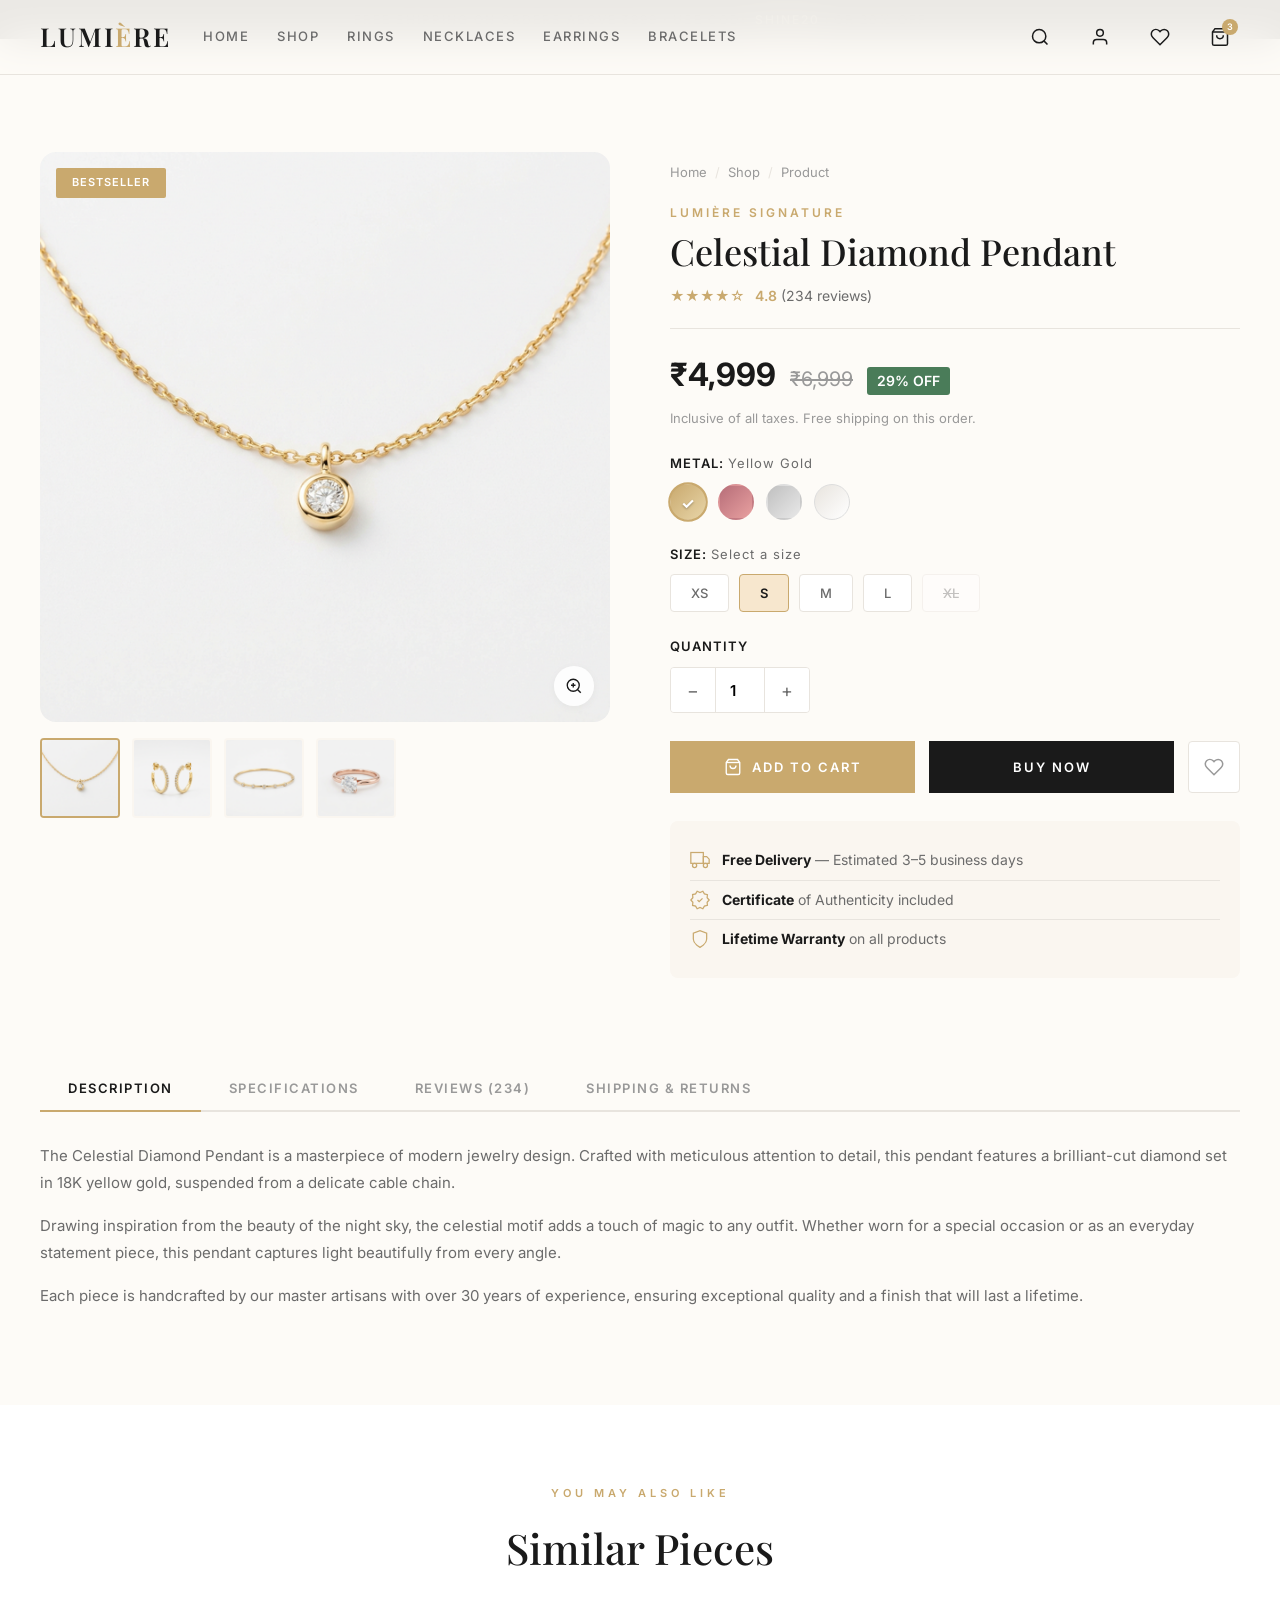
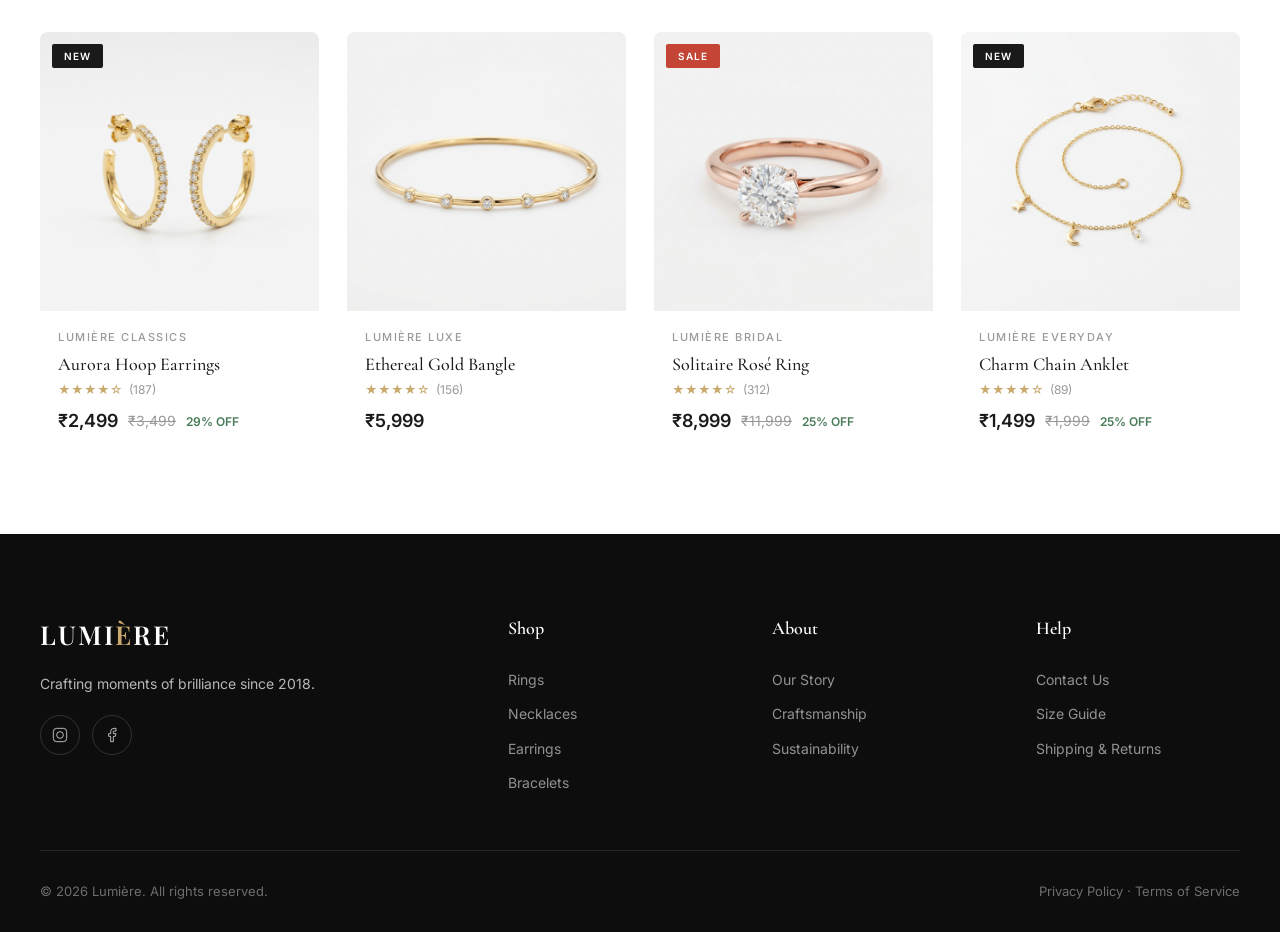
<file: product.html>
<!DOCTYPE html>
<html lang="en">

<head>
    <meta charset="UTF-8">
    <meta name="viewport" content="width=device-width, initial-scale=1.0">
    <meta name="description"
        content="Explore our exquisite jewelry piece in detail — view images, choose your size and metal, and add to cart.">
    <title>Product Detail | Lumière Luxury Jewelry</title>
    <link rel="stylesheet" href="styles.css">
    <link rel="stylesheet" href="product.css">
    <link rel="stylesheet" href="modal.css">
</head>

<body>

    <!-- Announcement Bar -->
    <div class="announcement-bar">
        Free shipping on orders above ₹999 · Use code <span>SHINE20</span> for 20% off
    </div>

    <!-- Navbar -->
    <nav class="navbar" id="navbar">
        <div class="navbar-inner">
            <div class="nav-left">
                <a href="index.html" class="nav-logo">LUMI<span>È</span>RE</a>
                <div class="nav-links">
                    <a href="index.html">Home</a>
                    <a href="category.html">Shop</a>
                    <a href="category.html?cat=rings">Rings</a>
                    <a href="category.html?cat=necklaces">Necklaces</a>
                    <a href="category.html?cat=earrings">Earrings</a>
                    <a href="category.html?cat=bracelets">Bracelets</a>
                </div>
            </div>
            <div class="nav-right">
                <button class="nav-icon" aria-label="Search"><svg xmlns="http://www.w3.org/2000/svg" fill="none"
                        viewBox="0 0 24 24" stroke="currentColor" stroke-width="1.8">
                        <circle cx="11" cy="11" r="8" />
                        <path d="m21 21-4.35-4.35" />
                    </svg></button>
                <button class="nav-icon account-trigger" aria-label="Account"><svg xmlns="http://www.w3.org/2000/svg"
                        fill="none" viewBox="0 0 24 24" stroke="currentColor" stroke-width="1.8">
                        <path d="M20 21v-2a4 4 0 0 0-4-4H8a4 4 0 0 0-4 4v2" />
                        <circle cx="12" cy="7" r="4" />
                    </svg></button>
                <button class="nav-icon" aria-label="Wishlist"><svg xmlns="http://www.w3.org/2000/svg" fill="none"
                        viewBox="0 0 24 24" stroke="currentColor" stroke-width="1.8">
                        <path
                            d="M20.84 4.61a5.5 5.5 0 0 0-7.78 0L12 5.67l-1.06-1.06a5.5 5.5 0 0 0-7.78 7.78l1.06 1.06L12 21.23l7.78-7.78 1.06-1.06a5.5 5.5 0 0 0 0-7.78z" />
                    </svg></button>
                <a href="cart.html" class="nav-icon" aria-label="Cart"><svg xmlns="http://www.w3.org/2000/svg"
                        fill="none" viewBox="0 0 24 24" stroke="currentColor" stroke-width="1.8">
                        <path d="M6 2 3 6v14a2 2 0 0 0 2 2h14a2 2 0 0 0 2-2V6l-3-4z" />
                        <line x1="3" y1="6" x2="21" y2="6" />
                        <path d="M16 10a4 4 0 0 1-8 0" />
                    </svg><span class="cart-count" id="navCartCount">3</span></a>
                <button class="hamburger" id="hamburgerBtn"
                    aria-label="Menu"><span></span><span></span><span></span></button>
            </div>
        </div>
    </nav>

    <!-- Mobile Nav -->
    <div class="mobile-overlay" id="mobileOverlay"></div>
    <div class="mobile-nav" id="mobileNav">
        <button class="mobile-nav-close" id="mobileNavClose">✕</button>
        <a href="index.html">Home</a><a href="category.html">Shop All</a>
        <a href="category.html?cat=rings">Rings</a><a href="category.html?cat=necklaces">Necklaces</a>
        <a href="category.html?cat=earrings">Earrings</a><a href="category.html?cat=bracelets">Bracelets</a>
    </div>

    <!-- Product Detail -->
    <section class="product-detail-section">
        <div class="container">
            <div class="product-detail-layout">
                <!-- Gallery -->
                <div class="product-gallery">
                    <div class="gallery-main">
                        <span class="gallery-badge">Bestseller</span>
                        <img id="detailMainImg" src="product-1.png" alt="Product">
                        <button class="gallery-zoom-btn" title="Zoom">
                            <svg xmlns="http://www.w3.org/2000/svg" fill="none" viewBox="0 0 24 24"
                                stroke="currentColor" stroke-width="1.8">
                                <circle cx="11" cy="11" r="8" />
                                <path d="m21 21-4.35-4.35" />
                                <path d="M11 8v6M8 11h6" />
                            </svg>
                        </button>
                    </div>
                    <div class="gallery-thumbs">
                        <div class="gallery-thumb active"><img src="product-1.png" alt="Thumb 1"></div>
                        <div class="gallery-thumb"><img src="product-2.png" alt="Thumb 2"></div>
                        <div class="gallery-thumb"><img src="product-3.png" alt="Thumb 3"></div>
                        <div class="gallery-thumb"><img src="product-4.png" alt="Thumb 4"></div>
                    </div>
                </div>

                <!-- Info -->
                <div class="product-detail-info">
                    <div class="detail-breadcrumb">
                        <a href="index.html">Home</a><span class="sep">/</span>
                        <a href="category.html">Shop</a><span class="sep">/</span>
                        <span id="detailBreadcrumbName">Product</span>
                    </div>
                    <p class="detail-brand" id="detailBrand">LUMIÈRE SIGNATURE</p>
                    <h1 class="detail-title" id="detailName">Celestial Diamond Pendant</h1>
                    <div class="detail-rating">
                        <div class="stars" id="detailRatingStars">★★★★★</div>
                        <span class="rating-text" id="detailRatingText"><span>4.8</span> (234 reviews)</span>
                    </div>

                    <div class="detail-price-wrap">
                        <span class="detail-price" id="detailPrice">₹4,999</span>
                        <span class="detail-price-original" id="detailOriginalPrice">₹6,999</span>
                        <span class="detail-discount" id="detailDiscount">29% OFF</span>
                    </div>
                    <p class="detail-tax">Inclusive of all taxes. Free shipping on this order.</p>

                    <!-- Metal Selection -->
                    <div class="variant-section">
                        <p class="variant-label">Metal: <span>Yellow Gold</span></p>
                        <div class="metal-options">
                            <button class="metal-btn active"
                                style="background: linear-gradient(135deg, #C9A96E, #E8D5A8);"
                                title="Yellow Gold"></button>
                            <button class="metal-btn" style="background: linear-gradient(135deg, #B76E79, #E8A0A0);"
                                title="Rose Gold"></button>
                            <button class="metal-btn" style="background: linear-gradient(135deg, #C0C0C0, #E8E8E8);"
                                title="Silver"></button>
                            <button class="metal-btn"
                                style="background: linear-gradient(135deg, #E8E4DE, #FFFFFF); border: 1px solid #ddd;"
                                title="White Gold"></button>
                        </div>
                    </div>

                    <!-- Size Selection -->
                    <div class="variant-section">
                        <p class="variant-label">Size: <span>Select a size</span></p>
                        <div class="variant-options">
                            <button class="variant-btn">XS</button>
                            <button class="variant-btn active">S</button>
                            <button class="variant-btn">M</button>
                            <button class="variant-btn">L</button>
                            <button class="variant-btn disabled">XL</button>
                        </div>
                    </div>

                    <!-- Quantity -->
                    <div class="quantity-section">
                        <p class="variant-label">Quantity</p>
                        <div class="quantity-wrap">
                            <button class="qty-btn" id="qtyMinus">−</button>
                            <input type="number" class="qty-input" id="qtyInput" value="1" min="1" max="10">
                            <button class="qty-btn" id="qtyPlus">+</button>
                        </div>
                    </div>

                    <!-- CTA -->
                    <div class="detail-cta">
                        <button class="btn-add-cart">
                            <svg xmlns="http://www.w3.org/2000/svg" fill="none" viewBox="0 0 24 24"
                                stroke="currentColor" stroke-width="1.8">
                                <path d="M6 2 3 6v14a2 2 0 0 0 2 2h14a2 2 0 0 0 2-2V6l-3-4z" />
                                <line x1="3" y1="6" x2="21" y2="6" />
                                <path d="M16 10a4 4 0 0 1-8 0" />
                            </svg>
                            Add to Cart
                        </button>
                        <button class="btn-buy-now">Buy Now</button>
                        <button class="btn-wishlist-lg" title="Add to Wishlist">
                            <svg xmlns="http://www.w3.org/2000/svg" fill="none" viewBox="0 0 24 24"
                                stroke="currentColor" stroke-width="1.8">
                                <path
                                    d="M20.84 4.61a5.5 5.5 0 0 0-7.78 0L12 5.67l-1.06-1.06a5.5 5.5 0 0 0-7.78 7.78l1.06 1.06L12 21.23l7.78-7.78 1.06-1.06a5.5 5.5 0 0 0 0-7.78z" />
                            </svg>
                        </button>
                    </div>

                    <!-- Delivery Info -->
                    <div class="delivery-info">
                        <div class="delivery-row">
                            <svg xmlns="http://www.w3.org/2000/svg" fill="none" viewBox="0 0 24 24"
                                stroke="currentColor" stroke-width="1.5">
                                <rect x="1" y="3" width="15" height="13" />
                                <polygon points="16 8 20 8 23 11 23 16 16 16 16 8" />
                                <circle cx="5.5" cy="18.5" r="2.5" />
                                <circle cx="18.5" cy="18.5" r="2.5" />
                            </svg>
                            <span><strong>Free Delivery</strong> — Estimated 3–5 business days</span>
                        </div>
                        <div class="delivery-row">
                            <svg xmlns="http://www.w3.org/2000/svg" fill="none" viewBox="0 0 24 24"
                                stroke="currentColor" stroke-width="1.5">
                                <path
                                    d="M23 12l-2.44-2.78.34-3.68-3.61-.82-1.89-3.18L12 3 8.6 1.54 6.71 4.72l-3.61.81.34 3.68L1 12l2.44 2.78-.34 3.69 3.61.82 1.89 3.18L12 21l3.4 1.46 1.89-3.18 3.61-.82-.34-3.68L23 12z" />
                                <path d="m9 12 2 2 4-4" />
                            </svg>
                            <span><strong>Certificate</strong> of Authenticity included</span>
                        </div>
                        <div class="delivery-row">
                            <svg xmlns="http://www.w3.org/2000/svg" fill="none" viewBox="0 0 24 24"
                                stroke="currentColor" stroke-width="1.5">
                                <path d="M12 22s8-4 8-10V5l-8-3-8 3v7c0 6 8 10 8 10z" />
                            </svg>
                            <span><strong>Lifetime Warranty</strong> on all products</span>
                        </div>
                    </div>
                </div>
            </div>

            <!-- Tabs -->
            <div class="product-tabs">
                <div class="tabs-header">
                    <button class="tab-btn active" data-tab="tabDesc">Description</button>
                    <button class="tab-btn" data-tab="tabSpec">Specifications</button>
                    <button class="tab-btn" data-tab="tabReviews">Reviews (234)</button>
                    <button class="tab-btn" data-tab="tabShipping">Shipping & Returns</button>
                </div>
                <div class="tab-content active" id="tabDesc">
                    <p>The Celestial Diamond Pendant is a masterpiece of modern jewelry design. Crafted with meticulous
                        attention to detail, this pendant features a brilliant-cut diamond set in 18K yellow gold,
                        suspended from a delicate cable chain.</p>
                    <p>Drawing inspiration from the beauty of the night sky, the celestial motif adds a touch of magic
                        to any outfit. Whether worn for a special occasion or as an everyday statement piece, this
                        pendant captures light beautifully from every angle.</p>
                    <p>Each piece is handcrafted by our master artisans with over 30 years of experience, ensuring
                        exceptional quality and a finish that will last a lifetime.</p>
                </div>
                <div class="tab-content" id="tabSpec">
                    <ul>
                        <li><strong>Metal:</strong> 18K Yellow Gold (750 hallmarked)</li>
                        <li><strong>Stone:</strong> Natural Diamond, Brilliant Cut</li>
                        <li><strong>Carat Weight:</strong> 0.25 ct</li>
                        <li><strong>Clarity:</strong> VS1</li>
                        <li><strong>Color:</strong> F</li>
                        <li><strong>Chain Length:</strong> 18 inches (adjustable to 16")</li>
                        <li><strong>Weight:</strong> 3.2 grams</li>
                        <li><strong>Certification:</strong> IGI Certified</li>
                    </ul>
                </div>
                <div class="tab-content" id="tabReviews">
                    <p><strong>4.8 out of 5</strong> — Based on 234 reviews</p>
                    <p>⭐⭐⭐⭐⭐ — "Absolutely gorgeous! The diamond sparkles beautifully and the gold is of premium
                        quality. Worth every penny." — <em>Ananya M.</em></p>
                    <p>⭐⭐⭐⭐⭐ — "Bought this as a gift for my wife's birthday and she was overjoyed. The packaging is
                        also very premium." — <em>Rahul K.</em></p>
                    <p>⭐⭐⭐⭐ — "Beautiful pendant, slightly smaller than I expected but the quality is undeniable. Fast
                        shipping too." — <em>Meera S.</em></p>
                </div>
                <div class="tab-content" id="tabShipping">
                    <p><strong>Shipping:</strong> We offer free insured shipping on all orders above ₹999. Standard
                        delivery takes 3–5 business days. Express shipping (1–2 days) is available for ₹299.</p>
                    <p><strong>Returns:</strong> We offer a 30-day return policy. Items must be unworn and in original
                        packaging. Return shipping is free. Refunds are processed within 5–7 business days.</p>
                    <p><strong>Exchange:</strong> Size exchanges are free and can be initiated within 15 days of
                        delivery.</p>
                </div>
            </div>
        </div>
    </section>

    <!-- Related Products -->
    <section class="related-section">
        <div class="container">
            <div class="section-header">
                <p class="section-tag">You May Also Like</p>
                <h2 class="section-title">Similar Pieces</h2>
            </div>
            <div class="products-grid" id="relatedGrid"></div>
        </div>
    </section>

    <!-- Footer -->
    <footer class="footer">
        <div class="container">
            <div class="footer-grid">
                <div class="footer-brand">
                    <a href="index.html" class="nav-logo">LUMI<span>È</span>RE</a>
                    <p>Crafting moments of brilliance since 2018.</p>
                    <div class="footer-social">
                        <a href="#" aria-label="Instagram"><svg xmlns="http://www.w3.org/2000/svg" fill="none"
                                viewBox="0 0 24 24" stroke="currentColor" stroke-width="1.5">
                                <rect x="2" y="2" width="20" height="20" rx="5" />
                                <circle cx="12" cy="12" r="5" />
                            </svg></a>
                        <a href="#" aria-label="Facebook"><svg xmlns="http://www.w3.org/2000/svg" fill="none"
                                viewBox="0 0 24 24" stroke="currentColor" stroke-width="1.5">
                                <path d="M18 2h-3a5 5 0 0 0-5 5v3H7v4h3v8h4v-8h3l1-4h-4V7a1 1 0 0 1 1-1h3z" />
                            </svg></a>
                    </div>
                </div>
                <div class="footer-col">
                    <h4>Shop</h4><a href="category.html?cat=rings">Rings</a><a
                        href="category.html?cat=necklaces">Necklaces</a><a
                        href="category.html?cat=earrings">Earrings</a><a
                        href="category.html?cat=bracelets">Bracelets</a>
                </div>
                <div class="footer-col">
                    <h4>About</h4><a href="#">Our Story</a><a href="#">Craftsmanship</a><a href="#">Sustainability</a>
                </div>
                <div class="footer-col">
                    <h4>Help</h4><a href="#">Contact Us</a><a href="#">Size Guide</a><a href="#">Shipping & Returns</a>
                </div>
            </div>
            <div class="footer-bottom">
                <p>© 2026 Lumière. All rights reserved.</p>
                <p>Privacy Policy · Terms of Service</p>
            </div>
        </div>
    </footer>

    <div id="accountModalRoot"></div>
    <div id="toastRoot"></div>
    <script src="main.js"></script>
</body>

</html>
</file>
<file: styles.css>
@import url('https://fonts.googleapis.com/css2?family=Cormorant+Garamond:ital,wght@0,300;0,400;0,500;0,600;0,700;1,300;1,400&family=Inter:wght@300;400;500;600&family=Playfair+Display:ital,wght@0,400;0,500;0,600;0,700;1,400;1,500&display=swap');

:root {
  --gold: #C9A96E;
  --gold-light: #E8D5A8;
  --gold-dark: #8B7342;
  --rose-gold: #B76E79;
  --champagne: #F7E7CE;
  --cream: #FAF6F0;
  --ivory: #FFFFF0;
  --charcoal: #1A1A1A;
  --dark: #0D0D0D;
  --text-primary: #1A1A1A;
  --text-secondary: #6B6B6B;
  --text-light: #999999;
  --border: #E8E4DE;
  --bg-card: #FFFFFF;
  --bg-page: #FDFBF7;
  --success: #4A7C59;
  --error: #C44536;
  --shadow-sm: 0 2px 8px rgba(0,0,0,0.04);
  --shadow-md: 0 4px 20px rgba(0,0,0,0.06);
  --shadow-lg: 0 8px 40px rgba(0,0,0,0.08);
  --shadow-gold: 0 4px 20px rgba(201,169,110,0.15);
  --radius-sm: 4px;
  --radius-md: 8px;
  --radius-lg: 16px;
  --radius-xl: 24px;
  --font-display: 'Playfair Display', serif;
  --font-elegant: 'Cormorant Garamond', serif;
  --font-body: 'Inter', sans-serif;
  --transition: all 0.4s cubic-bezier(0.25, 0.46, 0.45, 0.94);
  --transition-fast: all 0.2s ease;
}

*, *::before, *::after { margin: 0; padding: 0; box-sizing: border-box; }

html { scroll-behavior: smooth; font-size: 16px; }

body {
  font-family: var(--font-body);
  background: var(--bg-page);
  color: var(--text-primary);
  line-height: 1.6;
  -webkit-font-smoothing: antialiased;
  overflow-x: hidden;
}

a { text-decoration: none; color: inherit; transition: var(--transition-fast); }
img { max-width: 100%; height: auto; display: block; }
button { cursor: pointer; border: none; outline: none; font-family: var(--font-body); }
ul, ol { list-style: none; }

.container { max-width: 1400px; margin: 0 auto; padding: 0 40px; }
@media(max-width:768px) { .container { padding: 0 20px; } }

/* ======================== NAVBAR ======================== */
.navbar {
  position: fixed; top: 0; left: 0; width: 100%; z-index: 1000;
  background: rgba(253,251,247,0.92); backdrop-filter: blur(20px);
  border-bottom: 1px solid var(--border);
  transition: var(--transition);
}
.navbar.scrolled { background: rgba(253,251,247,0.98); box-shadow: var(--shadow-sm); }

.navbar-inner {
  display: flex; align-items: center; justify-content: space-between;
  padding: 16px 40px; max-width: 1400px; margin: 0 auto;
}

.nav-left { display: flex; align-items: center; gap: 32px; }
.nav-logo {
  font-family: var(--font-display); font-size: 26px; font-weight: 600;
  color: var(--charcoal); letter-spacing: 2px;
}
.nav-logo span { color: var(--gold); }

.nav-links { display: flex; gap: 28px; }
.nav-links a {
  font-size: 13px; font-weight: 500; letter-spacing: 1.5px;
  text-transform: uppercase; color: var(--text-secondary);
  position: relative; padding: 4px 0;
}
.nav-links a::after {
  content: ''; position: absolute; bottom: 0; left: 0; width: 0; height: 1.5px;
  background: var(--gold); transition: var(--transition);
}
.nav-links a:hover { color: var(--charcoal); }
.nav-links a:hover::after { width: 100%; }

.nav-right { display: flex; align-items: center; gap: 20px; }
.nav-icon {
  width: 40px; height: 40px; display: flex; align-items: center; justify-content: center;
  border-radius: 50%; transition: var(--transition-fast); position: relative;
  background: transparent; color: var(--charcoal);
}
.nav-icon:hover { background: var(--champagne); }
.nav-icon svg { width: 20px; height: 20px; }
.cart-count {
  position: absolute; top: 2px; right: 2px; width: 16px; height: 16px;
  background: var(--gold); color: #fff; font-size: 9px; font-weight: 600;
  border-radius: 50%; display: flex; align-items: center; justify-content: center;
}

.hamburger { display: none; flex-direction: column; gap: 5px; background: none; padding: 8px; }
.hamburger span { width: 22px; height: 1.5px; background: var(--charcoal); transition: var(--transition); }

/* ======================== ANNOUNCEMENT BAR ======================== */
.announcement-bar {
  background: var(--charcoal); color: #000000; text-align: center;
  padding: 10px 20px; font-size: 12px; letter-spacing: 2px;
  text-transform: uppercase; font-weight: 400;
}
.announcement-bar span { color: var(--gold-light); font-weight: 500; }

/* ======================== HERO ======================== */
.hero {
  margin-top: 73px; position: relative; height: 85vh; min-height: 600px;
  overflow: hidden; display: flex; align-items: center;
}
.hero-bg {
  position: absolute; inset: 0; z-index: 0;
}
.hero-bg img { width: 100%; height: 100%; object-fit: cover; }
.hero-overlay {
  position: absolute; inset: 0;
  background: linear-gradient(135deg, rgba(0,0,0,0.55) 0%, rgba(0,0,0,0.2) 50%, rgba(0,0,0,0.4) 100%);
}
.hero-content {
  position: relative; z-index: 2; color: #fff; max-width: 650px; padding-left: 80px;
}
.hero-subtitle {
  font-family: var(--font-body); font-size: 12px; letter-spacing: 4px;
  text-transform: uppercase; color: var(--gold-light); margin-bottom: 20px;
  font-weight: 500;
}
.hero-title {
  font-family: var(--font-display); font-size: 64px; font-weight: 500;
  line-height: 1.1; margin-bottom: 24px;
}
.hero-title em { font-style: italic; color: var(--gold-light); }
.hero-desc {
  font-size: 16px; line-height: 1.7; color: rgba(255,255,255,0.8);
  margin-bottom: 36px; max-width: 480px; font-weight: 300;
}
.btn-primary {
  display: inline-flex; align-items: center; gap: 10px;
  padding: 16px 40px; background: var(--gold); color: #fff;
  font-size: 12px; font-weight: 600; letter-spacing: 2px;
  text-transform: uppercase; border-radius: 0; transition: var(--transition);
}
.btn-primary:hover { background: var(--gold-dark); transform: translateY(-2px); box-shadow: var(--shadow-gold); }
.btn-primary svg { width: 16px; height: 16px; transition: var(--transition); }
.btn-primary:hover svg { transform: translateX(4px); }

.btn-outline {
  display: inline-flex; align-items: center; gap: 10px;
  padding: 14px 36px; border: 1.5px solid var(--gold); color: var(--gold);
  background: transparent; font-size: 12px; font-weight: 600;
  letter-spacing: 2px; text-transform: uppercase; transition: var(--transition);
}
.btn-outline:hover { background: var(--gold); color: #fff; }

.btn-dark {
  display: inline-flex; align-items: center; gap: 10px;
  padding: 14px 36px; background: var(--charcoal); color: #fff;
  font-size: 12px; font-weight: 600; letter-spacing: 2px;
  text-transform: uppercase; transition: var(--transition);
}
.btn-dark:hover { background: #333; }

/* ======================== SECTION HEADER ======================== */
.section-header { text-align: center; margin-bottom: 50px; }
.section-tag {
  font-size: 11px; letter-spacing: 4px; text-transform: uppercase;
  color: var(--gold); font-weight: 600; margin-bottom: 12px;
}
.section-title {
  font-family: var(--font-display); font-size: 42px; font-weight: 500;
  color: var(--charcoal); margin-bottom: 16px;
}
.section-desc {
  font-size: 15px; color: var(--text-secondary); max-width: 560px;
  margin: 0 auto; line-height: 1.7; font-weight: 300;
}

/* ======================== CATEGORIES SECTION ======================== */
.categories-section { padding: 100px 0; }
.categories-grid {
  display: grid; grid-template-columns: repeat(4, 1fr); gap: 24px;
}
.category-card {
  position: relative; border-radius: var(--radius-lg); overflow: hidden;
  aspect-ratio: 3/4; cursor: pointer; group: true;
}
.category-card img {
  width: 100%; height: 100%; object-fit: cover;
  transition: transform 0.8s cubic-bezier(0.25, 0.46, 0.45, 0.94);
}
.category-card:hover img { transform: scale(1.08); }
.category-card-overlay {
  position: absolute; inset: 0;
  background: linear-gradient(to top, rgba(0,0,0,0.7) 0%, rgba(0,0,0,0.1) 50%, transparent 100%);
  display: flex; flex-direction: column; justify-content: flex-end; padding: 30px;
  transition: var(--transition);
}
.category-card:hover .category-card-overlay { background: linear-gradient(to top, rgba(0,0,0,0.8) 0%, rgba(0,0,0,0.2) 60%, transparent 100%); }
.category-card h3 {
  font-family: var(--font-display); font-size: 24px; color: #fff;
  font-weight: 500; margin-bottom: 6px;
}
.category-card p {
  font-size: 13px; color: rgba(255,255,255,0.7); letter-spacing: 1px;
}
.category-card .explore-link {
  display: inline-flex; align-items: center; gap: 6px;
  color: var(--gold-light); font-size: 12px; letter-spacing: 1.5px;
  text-transform: uppercase; font-weight: 500; margin-top: 12px;
  opacity: 0; transform: translateY(10px); transition: var(--transition);
}
.category-card:hover .explore-link { opacity: 1; transform: translateY(0); }

/* ======================== TRENDING / PRODUCT GRID ======================== */
.trending-section { padding: 100px 0; background: #fff; }
.products-grid {
  display: grid; grid-template-columns: repeat(4, 1fr); gap: 28px;
}
.product-card {
  background: var(--bg-card); border-radius: var(--radius-md);
  overflow: hidden; transition: var(--transition); position: relative;
}
.product-card:hover { transform: translateY(-6px); box-shadow: var(--shadow-lg); }
.product-img-wrap {
  position: relative; overflow: hidden; aspect-ratio: 1;
  background: var(--cream);
}
.product-img-wrap img {
  width: 100%; height: 100%; object-fit: cover;
  transition: transform 0.6s cubic-bezier(0.25, 0.46, 0.45, 0.94);
}
.product-card:hover .product-img-wrap img { transform: scale(1.06); }
.product-badge {
  position: absolute; top: 12px; left: 12px; padding: 4px 12px;
  font-size: 10px; font-weight: 600; letter-spacing: 1px; text-transform: uppercase;
  border-radius: 2px;
}
.badge-new { background: var(--charcoal); color: #fff; }
.badge-sale { background: var(--error); color: #fff; }
.badge-bestseller { background: var(--gold); color: #fff; }
.product-actions {
  position: absolute; right: 12px; top: 12px;
  display: flex; flex-direction: column; gap: 8px;
  opacity: 0; transform: translateX(10px); transition: var(--transition);
}
.product-card:hover .product-actions { opacity: 1; transform: translateX(0); }
.product-action-btn {
  width: 36px; height: 36px; border-radius: 50%; background: #fff;
  display: flex; align-items: center; justify-content: center;
  box-shadow: var(--shadow-sm); transition: var(--transition-fast);
}
.product-action-btn:hover { background: var(--gold); color: #fff; }
.product-action-btn svg { width: 16px; height: 16px; }
.product-info { padding: 18px; }
.product-brand {
  font-size: 11px; color: var(--text-light); text-transform: uppercase;
  letter-spacing: 1.5px; margin-bottom: 6px; font-weight: 500;
}
.product-name {
  font-family: var(--font-elegant); font-size: 18px; font-weight: 500;
  color: var(--charcoal); margin-bottom: 4px; line-height: 1.3;
}
.product-name a:hover { color: var(--gold); }
.product-rating { display: flex; align-items: center; gap: 6px; margin-bottom: 8px; }
.stars { color: var(--gold); font-size: 12px; display: flex; gap: 2px; }
.rating-count { font-size: 12px; color: var(--text-light); }
.product-price { display: flex; align-items: center; gap: 10px; }
.price-current { font-size: 18px; font-weight: 600; color: var(--charcoal); }
.price-original {
  font-size: 14px; color: var(--text-light);
  text-decoration: line-through;
}
.price-discount { font-size: 12px; color: var(--success); font-weight: 600; }

/* ======================== BANNER CTA ======================== */
.banner-cta {
  padding: 100px 0; position: relative; overflow: hidden;
  background: var(--charcoal);
}
.banner-cta-inner {
  display: flex; align-items: center; gap: 80px;
}
.banner-cta-img { flex: 1; border-radius: var(--radius-lg); overflow: hidden; }
.banner-cta-img img { width: 100%; height: 500px; object-fit: cover; }
.banner-cta-content { flex: 1; color: #fff; }
.banner-cta-content .section-tag { color: var(--gold-light); }
.banner-cta-content h2 {
  font-family: var(--font-display); font-size: 44px; font-weight: 500;
  line-height: 1.2; margin-bottom: 20px;
}
.banner-cta-content p {
  font-size: 15px; line-height: 1.8; color: rgba(255,255,255,0.7);
  margin-bottom: 32px; font-weight: 300;
}

/* ======================== FEATURES ======================== */
.features-section { padding: 80px 0; background: var(--cream); }
.features-grid {
  display: grid; grid-template-columns: repeat(4, 1fr); gap: 40px;
}
.feature-item { text-align: center; }
.feature-icon {
  width: 60px; height: 60px; margin: 0 auto 18px;
  display: flex; align-items: center; justify-content: center;
  background: var(--bg-page); border-radius: 50%; color: var(--gold);
}
.feature-icon svg { width: 26px; height: 26px; }
.feature-item h4 {
  font-family: var(--font-elegant); font-size: 20px; font-weight: 600;
  margin-bottom: 8px; color: var(--charcoal);
}
.feature-item p { font-size: 13px; color: var(--text-secondary); line-height: 1.6; }

/* ======================== TESTIMONIALS ======================== */
.testimonials-section { padding: 100px 0; }
.testimonials-grid { display: grid; grid-template-columns: repeat(3, 1fr); gap: 30px; }
.testimonial-card {
  background: #fff; padding: 40px; border-radius: var(--radius-md);
  border: 1px solid var(--border); transition: var(--transition);
}
.testimonial-card:hover { box-shadow: var(--shadow-md); border-color: var(--gold-light); }
.testimonial-stars { color: var(--gold); font-size: 14px; margin-bottom: 16px; display: flex; gap: 3px; }
.testimonial-text {
  font-family: var(--font-elegant); font-size: 18px; font-style: italic;
  line-height: 1.6; color: var(--text-primary); margin-bottom: 24px;
}
.testimonial-author { display: flex; align-items: center; gap: 12px; }
.testimonial-avatar {
  width: 44px; height: 44px; border-radius: 50%; background: var(--champagne);
  display: flex; align-items: center; justify-content: center;
  font-family: var(--font-display); font-weight: 600; color: var(--gold-dark);
  font-size: 16px;
}
.testimonial-name { font-weight: 600; font-size: 14px; }
.testimonial-loc { font-size: 12px; color: var(--text-light); }

/* ======================== NEWSLETTER ======================== */
.newsletter-section {
  padding: 80px 0; background: linear-gradient(135deg, var(--charcoal) 0%, #2a2a2a 100%);
  text-align: center;
}
.newsletter-section .section-tag { color: var(--gold-light); }
.newsletter-section .section-title { color: #fff; }
.newsletter-section .section-desc { color: rgba(255,255,255,0.6); }
.newsletter-form {
  display: flex; max-width: 500px; margin: 30px auto 0;
  border: 1px solid rgba(255,255,255,0.2); border-radius: 0;
  overflow: hidden;
}
.newsletter-form input {
  flex: 1; padding: 16px 20px; background: transparent; border: none;
  color: #fff; font-family: var(--font-body); font-size: 14px; outline: none;
}
.newsletter-form input::placeholder { color: rgba(255,255,255,0.4); }
.newsletter-form button {
  padding: 16px 32px; background: var(--gold); color: #fff;
  font-size: 12px; font-weight: 600; letter-spacing: 2px; text-transform: uppercase;
  transition: var(--transition);
}
.newsletter-form button:hover { background: var(--gold-dark); }

/* ======================== FOOTER ======================== */
.footer { padding: 80px 0 30px; background: var(--dark); color: rgba(255,255,255,0.7); }
.footer-grid {
  display: grid; grid-template-columns: 2fr 1fr 1fr 1fr; gap: 60px;
  padding-bottom: 50px; border-bottom: 1px solid rgba(255,255,255,0.1);
}
.footer-brand .nav-logo { color: #fff; margin-bottom: 16px; display: inline-block; }
.footer-brand p { font-size: 14px; line-height: 1.7; max-width: 300px; }
.footer-col h4 {
  font-family: var(--font-elegant); font-size: 18px; font-weight: 600;
  color: #fff; margin-bottom: 20px;
}
.footer-col a { display: block; font-size: 14px; padding: 6px 0; color: rgba(255,255,255,0.55); }
.footer-col a:hover { color: var(--gold-light); }
.footer-social { display: flex; gap: 12px; margin-top: 20px; }
.footer-social a {
  width: 40px; height: 40px; border-radius: 50%;
  border: 1px solid rgba(255,255,255,0.15); display: flex;
  align-items: center; justify-content: center; transition: var(--transition-fast);
}
.footer-social a:hover { border-color: var(--gold); background: var(--gold); color: #fff; }
.footer-social svg { width: 16px; height: 16px; }
.footer-bottom {
  display: flex; align-items: center; justify-content: space-between;
  padding-top: 30px; font-size: 13px; color: rgba(255,255,255,0.4);
}

/* ======================== MOBILE NAV ======================== */
.mobile-nav {
  display: none; position: fixed; top: 0; right: -100%; width: 320px; height: 100vh;
  background: var(--bg-page); z-index: 2000; padding: 80px 30px 30px;
  transition: right 0.4s cubic-bezier(0.25, 0.46, 0.45, 0.94);
  box-shadow: -10px 0 40px rgba(0,0,0,0.1);
}
.mobile-nav.active { right: 0; }
.mobile-nav-close {
  position: absolute; top: 20px; right: 20px; width: 40px; height: 40px;
  background: none; display: flex; align-items: center; justify-content: center;
  font-size: 24px; color: var(--charcoal);
}
.mobile-nav a {
  display: block; padding: 14px 0; font-size: 15px; font-weight: 500;
  letter-spacing: 1px; text-transform: uppercase; color: var(--charcoal);
  border-bottom: 1px solid var(--border);
}
.mobile-overlay {
  display: none; position: fixed; inset: 0; background: rgba(0,0,0,0.5);
  z-index: 1999;
}
.mobile-overlay.active { display: block; }

/* ======================== RESPONSIVE ======================== */
@media(max-width:1024px) {
  .hero-title { font-size: 48px; }
  .hero-content { padding-left: 40px; }
  .categories-grid { grid-template-columns: repeat(2, 1fr); }
  .products-grid { grid-template-columns: repeat(2, 1fr); }
  .features-grid { grid-template-columns: repeat(2, 1fr); }
  .testimonials-grid { grid-template-columns: 1fr; }
  .banner-cta-inner { flex-direction: column; gap: 40px; }
  .footer-grid { grid-template-columns: repeat(2, 1fr); gap: 40px; }
}

@media(max-width:768px) {
  .nav-links { display: none; }
  .hamburger { display: flex; }
  .mobile-nav { display: block; }
  .hero { height: 70vh; min-height: 480px; }
  .hero-title { font-size: 36px; }
  .hero-content { padding-left: 20px; }
  .hero-desc { font-size: 14px; }
  .section-title { font-size: 32px; }
  .categories-grid { grid-template-columns: 1fr 1fr; gap: 16px; }
  .products-grid { grid-template-columns: 1fr 1fr; gap: 16px; }
  .features-grid { grid-template-columns: 1fr 1fr; gap: 24px; }
  .footer-grid { grid-template-columns: 1fr; gap: 30px; }
  .footer-bottom { flex-direction: column; gap: 10px; text-align: center; }
  .navbar-inner { padding: 14px 20px; }
  .newsletter-form { flex-direction: column; }
  .newsletter-form button { padding: 14px; }
}

@media(max-width:480px) {
  .categories-grid { grid-template-columns: 1fr; }
  .products-grid { grid-template-columns: 1fr; }
  .hero-title { font-size: 30px; }
}
</file>
<file: modal.css>
/* ======================== ACCOUNT MODAL ======================== */
.modal-overlay {
    display: none;
    position: fixed;
    inset: 0;
    background: rgba(0, 0, 0, 0.55);
    z-index: 3000;
    align-items: center;
    justify-content: center;
    backdrop-filter: blur(6px);
    opacity: 0;
    transition: opacity 0.3s ease;
}

.modal-overlay.active {
    display: flex;
    opacity: 1;
}

.account-modal {
    background: #fff;
    border-radius: var(--radius-lg);
    width: 440px;
    max-width: 95vw;
    max-height: 90vh;
    overflow-y: auto;
    position: relative;
    animation: modalSlide 0.4s cubic-bezier(0.34, 1.56, 0.64, 1);
    box-shadow: 0 25px 60px rgba(0, 0, 0, 0.15);
}

@keyframes modalSlide {
    from {
        transform: translateY(30px) scale(0.95);
        opacity: 0;
    }

    to {
        transform: translateY(0) scale(1);
        opacity: 1;
    }
}

.modal-close {
    position: absolute;
    top: 16px;
    right: 16px;
    width: 36px;
    height: 36px;
    border-radius: 50%;
    background: var(--cream);
    display: flex;
    align-items: center;
    justify-content: center;
    font-size: 18px;
    color: var(--text-secondary);
    z-index: 2;
    transition: var(--transition-fast);
}

.modal-close:hover {
    background: var(--border);
    color: var(--charcoal);
}

.modal-header {
    padding: 40px 36px 0;
    text-align: center;
}

.modal-header .modal-logo {
    font-family: var(--font-display);
    font-size: 22px;
    font-weight: 600;
    color: var(--charcoal);
    letter-spacing: 2px;
    margin-bottom: 8px;
}

.modal-header .modal-logo span {
    color: var(--gold);
}

.modal-header h2 {
    font-family: var(--font-display);
    font-size: 26px;
    font-weight: 500;
    color: var(--charcoal);
    margin-bottom: 6px;
}

.modal-header p {
    font-size: 14px;
    color: var(--text-secondary);
}

/* Tab switcher */
.modal-tabs {
    display: flex;
    margin: 24px 36px 0;
    border-bottom: 2px solid var(--border);
}

.modal-tab {
    flex: 1;
    padding: 12px;
    text-align: center;
    font-size: 13px;
    font-weight: 600;
    letter-spacing: 1.5px;
    text-transform: uppercase;
    color: var(--text-light);
    background: none;
    position: relative;
    transition: var(--transition-fast);
}

.modal-tab::after {
    content: '';
    position: absolute;
    bottom: -2px;
    left: 0;
    width: 0;
    height: 2px;
    background: var(--gold);
    transition: var(--transition);
}

.modal-tab.active {
    color: var(--charcoal);
}

.modal-tab.active::after {
    width: 100%;
}

/* Modal body */
.modal-body {
    padding: 28px 36px 36px;
}

.modal-form {
    display: none;
    flex-direction: column;
    gap: 16px;
}

.modal-form.active {
    display: flex;
}

.modal-form .form-group {
    display: flex;
    flex-direction: column;
    gap: 6px;
}

.modal-form label {
    font-size: 12px;
    font-weight: 600;
    color: var(--text-secondary);
    text-transform: uppercase;
    letter-spacing: 1px;
}

.modal-form .form-input {
    padding: 14px 16px;
    border: 1.5px solid var(--border);
    border-radius: var(--radius-sm);
    font-size: 14px;
    font-family: var(--font-body);
    color: var(--charcoal);
    outline: none;
    transition: var(--transition-fast);
    width: 100%;
}

.modal-form .form-input:focus {
    border-color: var(--gold);
    box-shadow: 0 0 0 3px rgba(201, 169, 110, 0.1);
}

.password-wrap {
    position: relative;
}

.password-wrap .form-input {
    padding-right: 44px;
}

.password-toggle {
    position: absolute;
    right: 14px;
    top: 50%;
    transform: translateY(-50%);
    background: none;
    color: var(--text-light);
    transition: var(--transition-fast);
}

.password-toggle:hover {
    color: var(--charcoal);
}

.password-toggle svg {
    width: 18px;
    height: 18px;
}

.modal-form .btn-submit {
    width: 100%;
    padding: 16px;
    background: var(--gold);
    color: #fff;
    font-size: 13px;
    font-weight: 600;
    letter-spacing: 2px;
    text-transform: uppercase;
    transition: var(--transition);
    border-radius: var(--radius-sm);
    margin-top: 4px;
}

.modal-form .btn-submit:hover {
    background: var(--gold-dark);
    transform: translateY(-1px);
}

.form-extras {
    display: flex;
    justify-content: space-between;
    align-items: center;
}

.remember-wrap {
    display: flex;
    align-items: center;
    gap: 8px;
    font-size: 13px;
    color: var(--text-secondary);
    cursor: pointer;
}

.remember-wrap input[type="checkbox"] {
    accent-color: var(--gold);
    width: 16px;
    height: 16px;
}

.forgot-link {
    font-size: 13px;
    color: var(--gold);
    font-weight: 500;
}

.forgot-link:hover {
    color: var(--gold-dark);
    text-decoration: underline;
}

/* Divider */
.modal-divider {
    display: flex;
    align-items: center;
    gap: 14px;
    margin: 20px 0;
    font-size: 12px;
    color: var(--text-light);
    text-transform: uppercase;
    letter-spacing: 1px;
}

.modal-divider::before,
.modal-divider::after {
    content: '';
    flex: 1;
    height: 1px;
    background: var(--border);
}

/* Social buttons */
.social-login {
    display: flex;
    flex-direction: column;
    gap: 10px;
}

.social-btn {
    display: flex;
    align-items: center;
    justify-content: center;
    gap: 10px;
    padding: 13px;
    border: 1.5px solid var(--border);
    border-radius: var(--radius-sm);
    font-size: 13px;
    font-weight: 500;
    color: var(--charcoal);
    background: #fff;
    transition: var(--transition-fast);
}

.social-btn:hover {
    border-color: var(--gold-light);
    background: var(--cream);
}

.social-btn svg {
    width: 20px;
    height: 20px;
}

/* Logged in state */
.account-panel {
    display: none;
    flex-direction: column;
}

.account-panel.active {
    display: flex;
}

.account-panel-header {
    padding: 36px 36px 24px;
    display: flex;
    align-items: center;
    gap: 16px;
    border-bottom: 1px solid var(--border);
}

.account-avatar {
    width: 56px;
    height: 56px;
    border-radius: 50%;
    background: linear-gradient(135deg, var(--gold), var(--gold-light));
    display: flex;
    align-items: center;
    justify-content: center;
    font-family: var(--font-display);
    font-size: 22px;
    font-weight: 600;
    color: #fff;
}

.account-name {
    font-size: 18px;
    font-weight: 600;
    color: var(--charcoal);
}

.account-email {
    font-size: 13px;
    color: var(--text-secondary);
}

.account-menu {
    padding: 12px 0;
}

.account-menu-item {
    display: flex;
    align-items: center;
    gap: 14px;
    padding: 14px 36px;
    font-size: 14px;
    color: var(--text-secondary);
    cursor: pointer;
    transition: var(--transition-fast);
    background: none;
    width: 100%;
    text-align: left;
}

.account-menu-item:hover {
    background: var(--cream);
    color: var(--charcoal);
}

.account-menu-item svg {
    width: 20px;
    height: 20px;
    color: var(--gold);
    flex-shrink: 0;
}

.account-menu-item.logout {
    color: var(--error);
    border-top: 1px solid var(--border);
    margin-top: 8px;
    padding-top: 18px;
}

.account-menu-item.logout svg {
    color: var(--error);
}

/* Toast notification */
.toast {
    position: fixed;
    bottom: 30px;
    right: 30px;
    padding: 16px 24px;
    background: var(--charcoal);
    color: #fff;
    border-radius: var(--radius-md);
    font-size: 14px;
    z-index: 4000;
    display: flex;
    align-items: center;
    gap: 10px;
    box-shadow: 0 10px 40px rgba(0, 0, 0, 0.2);
    transform: translateY(100px);
    opacity: 0;
    transition: all 0.4s cubic-bezier(0.34, 1.56, 0.64, 1);
}

.toast.active {
    transform: translateY(0);
    opacity: 1;
}

.toast.success {
    background: var(--success);
}

.toast.error {
    background: var(--error);
}

.toast svg {
    width: 20px;
    height: 20px;
    flex-shrink: 0;
}
</file>
<file: cart.css>
/* ======================== CART PAGE ======================== */
.cart-section {
    margin-top: 73px;
    padding: 40px 0 100px;
}

.cart-layout {
    display: grid;
    grid-template-columns: 1fr 380px;
    gap: 40px;
    align-items: start;
}

.cart-header {
    display: flex;
    align-items: center;
    justify-content: space-between;
    margin-bottom: 30px;
    padding-bottom: 20px;
    border-bottom: 1px solid var(--border);
}

.cart-header h1 {
    font-family: var(--font-display);
    font-size: 32px;
    font-weight: 500;
}

.cart-header span {
    font-size: 14px;
    color: var(--text-secondary);
}

.cart-items {
    display: flex;
    flex-direction: column;
    gap: 0;
}

.cart-item {
    display: grid;
    grid-template-columns: 110px 1fr auto;
    gap: 24px;
    padding: 24px 0;
    border-bottom: 1px solid var(--border);
    align-items: center;
    position: relative;
    animation: fadeSlideUp 0.4s ease forwards;
}

@keyframes fadeSlideUp {
    from {
        opacity: 0;
        transform: translateY(15px);
    }

    to {
        opacity: 1;
        transform: translateY(0);
    }
}

.cart-item-img {
    width: 110px;
    height: 110px;
    border-radius: var(--radius-md);
    overflow: hidden;
    background: var(--cream);
    flex-shrink: 0;
}

.cart-item-img img {
    width: 100%;
    height: 100%;
    object-fit: cover;
    transition: transform 0.4s ease;
}

.cart-item-img:hover img {
    transform: scale(1.08);
}

.cart-item-details {
    display: flex;
    flex-direction: column;
    gap: 4px;
}

.cart-item-brand {
    font-size: 11px;
    color: var(--text-light);
    text-transform: uppercase;
    letter-spacing: 1.5px;
    font-weight: 500;
}

.cart-item-name {
    font-family: var(--font-elegant);
    font-size: 18px;
    font-weight: 600;
    color: var(--charcoal);
}

.cart-item-name a:hover {
    color: var(--gold);
}

.cart-item-meta {
    font-size: 13px;
    color: var(--text-secondary);
    display: flex;
    gap: 16px;
    margin-top: 4px;
}

.cart-item-meta span {
    display: flex;
    align-items: center;
    gap: 4px;
}

.cart-item-right {
    display: flex;
    flex-direction: column;
    align-items: flex-end;
    gap: 12px;
}

.cart-item-price-wrap {
    text-align: right;
}

.cart-item-price {
    font-size: 18px;
    font-weight: 700;
    color: var(--charcoal);
}

.cart-item-original {
    font-size: 13px;
    color: var(--text-light);
    text-decoration: line-through;
    margin-left: 6px;
}

.cart-item-discount {
    font-size: 11px;
    color: var(--success);
    font-weight: 600;
    display: block;
    margin-top: 2px;
}

.cart-qty-wrap {
    display: inline-flex;
    align-items: center;
    border: 1px solid var(--border);
    border-radius: var(--radius-sm);
    overflow: hidden;
}

.cart-qty-btn {
    width: 34px;
    height: 34px;
    display: flex;
    align-items: center;
    justify-content: center;
    background: #fff;
    font-size: 16px;
    color: var(--text-secondary);
    transition: var(--transition-fast);
}

.cart-qty-btn:hover {
    background: var(--cream);
    color: var(--charcoal);
}

.cart-qty-input {
    width: 40px;
    height: 34px;
    border: none;
    border-left: 1px solid var(--border);
    border-right: 1px solid var(--border);
    text-align: center;
    font-size: 14px;
    font-weight: 600;
    font-family: var(--font-body);
    outline: none;
}

.cart-item-remove {
    background: none;
    font-size: 12px;
    color: var(--text-light);
    text-transform: uppercase;
    letter-spacing: 1px;
    font-weight: 500;
    transition: var(--transition-fast);
    display: flex;
    align-items: center;
    gap: 4px;
}

.cart-item-remove:hover {
    color: var(--error);
}

.cart-item-remove svg {
    width: 14px;
    height: 14px;
}

/* Empty Cart */
.cart-empty {
    text-align: center;
    padding: 80px 20px;
}

.cart-empty-icon {
    font-size: 64px;
    margin-bottom: 20px;
    opacity: 0.3;
}

.cart-empty h2 {
    font-family: var(--font-display);
    font-size: 28px;
    margin-bottom: 10px;
    color: var(--charcoal);
}

.cart-empty p {
    font-size: 15px;
    color: var(--text-secondary);
    margin-bottom: 30px;
}

/* Cart Summary */
.cart-summary {
    background: #fff;
    border: 1px solid var(--border);
    border-radius: var(--radius-md);
    padding: 32px;
    position: sticky;
    top: 100px;
}

.cart-summary h3 {
    font-family: var(--font-elegant);
    font-size: 22px;
    font-weight: 600;
    color: var(--charcoal);
    padding-bottom: 18px;
    border-bottom: 1px solid var(--border);
    margin-bottom: 20px;
}

.summary-row {
    display: flex;
    justify-content: space-between;
    align-items: center;
    padding: 8px 0;
    font-size: 14px;
    color: var(--text-secondary);
}

.summary-row.total {
    font-size: 18px;
    font-weight: 700;
    color: var(--charcoal);
    padding-top: 18px;
    margin-top: 10px;
    border-top: 2px solid var(--charcoal);
}

.summary-row .savings {
    color: var(--success);
    font-weight: 600;
}

.summary-row .free {
    color: var(--success);
    font-weight: 600;
}

.coupon-wrap {
    margin: 20px 0;
}

.coupon-input-wrap {
    display: flex;
    border: 1px solid var(--border);
    border-radius: var(--radius-sm);
    overflow: hidden;
}

.coupon-input-wrap input {
    flex: 1;
    padding: 12px 14px;
    border: none;
    font-size: 13px;
    font-family: var(--font-body);
    outline: none;
    text-transform: uppercase;
    letter-spacing: 1px;
}

.coupon-input-wrap button {
    padding: 12px 20px;
    background: var(--charcoal);
    color: #fff;
    font-size: 11px;
    font-weight: 600;
    letter-spacing: 1.5px;
    text-transform: uppercase;
    transition: var(--transition-fast);
}

.coupon-input-wrap button:hover {
    background: #333;
}

.coupon-applied {
    display: flex;
    align-items: center;
    justify-content: space-between;
    padding: 10px 14px;
    background: rgba(74, 124, 89, 0.08);
    border-radius: var(--radius-sm);
    margin-top: 10px;
    font-size: 13px;
    color: var(--success);
    font-weight: 500;
}

.coupon-applied button {
    background: none;
    color: var(--error);
    font-size: 12px;
    font-weight: 600;
}

.summary-cta {
    width: 100%;
    padding: 16px;
    background: var(--gold);
    color: #fff;
    font-size: 13px;
    font-weight: 600;
    letter-spacing: 2px;
    text-transform: uppercase;
    margin-top: 20px;
    transition: var(--transition);
    display: flex;
    align-items: center;
    justify-content: center;
    gap: 10px;
}

.summary-cta:hover {
    background: var(--gold-dark);
    transform: translateY(-2px);
    box-shadow: var(--shadow-gold);
}

.summary-cta svg {
    width: 18px;
    height: 18px;
}

.summary-continue {
    display: block;
    text-align: center;
    margin-top: 14px;
    font-size: 13px;
    color: var(--text-secondary);
    font-weight: 500;
}

.summary-continue:hover {
    color: var(--gold);
}

.summary-trust {
    display: flex;
    align-items: center;
    justify-content: center;
    gap: 16px;
    margin-top: 24px;
    padding-top: 18px;
    border-top: 1px solid var(--border);
}

.trust-item {
    display: flex;
    align-items: center;
    gap: 6px;
    font-size: 11px;
    color: var(--text-light);
    text-transform: uppercase;
    letter-spacing: 0.5px;
}

.trust-item svg {
    width: 16px;
    height: 16px;
    color: var(--gold);
}

/* Responsive */
@media(max-width:1024px) {
    .cart-layout {
        grid-template-columns: 1fr 320px;
        gap: 30px;
    }
}

@media(max-width:768px) {
    .cart-layout {
        grid-template-columns: 1fr;
    }

    .cart-summary {
        position: static;
    }

    .cart-item {
        grid-template-columns: 90px 1fr;
        gap: 16px;
    }

    .cart-item-right {
        flex-direction: row;
        align-items: center;
        gap: 16px;
        grid-column: 1 / -1;
        justify-content: space-between;
    }
}
</file>
<file: category.css>
/* ======================== CATEGORY / SHOP PAGE ======================== */
.page-hero {
    margin-top: 73px;
    padding: 60px 0;
    background: var(--cream);
    text-align: center;
    position: relative;
}

.breadcrumb {
    display: flex;
    align-items: center;
    justify-content: center;
    gap: 8px;
    font-size: 13px;
    color: var(--text-light);
    margin-bottom: 16px;
}

.breadcrumb a:hover {
    color: var(--gold);
}

.breadcrumb .sep {
    color: var(--border);
}

.page-hero h1 {
    font-family: var(--font-display);
    font-size: 44px;
    font-weight: 500;
    color: var(--charcoal);
    margin-bottom: 10px;
}

.page-hero p {
    font-size: 15px;
    color: var(--text-secondary);
    max-width: 500px;
    margin: 0 auto;
}

/* Toolbar */
.shop-toolbar {
    display: flex;
    align-items: center;
    justify-content: space-between;
    padding: 20px 0;
    border-bottom: 1px solid var(--border);
    margin-bottom: 30px;
    flex-wrap: wrap;
    gap: 16px;
}

.toolbar-left {
    font-size: 14px;
    color: var(--text-secondary);
}

.toolbar-right {
    display: flex;
    align-items: center;
    gap: 16px;
}

.sort-select {
    padding: 10px 16px;
    border: 1px solid var(--border);
    border-radius: var(--radius-sm);
    font-family: var(--font-body);
    font-size: 13px;
    color: var(--text-primary);
    background: #fff;
    cursor: pointer;
    outline: none;
    appearance: none;
    background-image: url("data:image/svg+xml,%3Csvg xmlns='http://www.w3.org/2000/svg' width='12' height='12' viewBox='0 0 24 24' fill='none' stroke='%236B6B6B' stroke-width='2' stroke-linecap='round' stroke-linejoin='round'%3E%3Cpath d='M6 9l6 6 6-6'/%3E%3C/svg%3E");
    background-repeat: no-repeat;
    background-position: right 12px center;
    padding-right: 36px;
}

.view-toggles {
    display: flex;
    gap: 4px;
}

.view-toggle {
    width: 38px;
    height: 38px;
    border: 1px solid var(--border);
    border-radius: var(--radius-sm);
    display: flex;
    align-items: center;
    justify-content: center;
    background: #fff;
    transition: var(--transition-fast);
    color: var(--text-light);
}

.view-toggle.active,
.view-toggle:hover {
    border-color: var(--gold);
    color: var(--gold);
    background: var(--champagne);
}

.view-toggle svg {
    width: 16px;
    height: 16px;
}

/* Layout */
.shop-layout {
    display: flex;
    gap: 40px;
    padding: 40px 0 100px;
}

/* Sidebar Filters */
.shop-sidebar {
    width: 280px;
    flex-shrink: 0;
}

.filter-group {
    margin-bottom: 32px;
}

.filter-group-header {
    display: flex;
    align-items: center;
    justify-content: space-between;
    cursor: pointer;
    padding-bottom: 12px;
    border-bottom: 1px solid var(--border);
    margin-bottom: 16px;
}

.filter-group-header h3 {
    font-family: var(--font-elegant);
    font-size: 18px;
    font-weight: 600;
    color: var(--charcoal);
}

.filter-group-header svg {
    width: 16px;
    height: 16px;
    color: var(--text-light);
    transition: transform 0.3s ease;
}

.filter-group.collapsed .filter-group-header svg {
    transform: rotate(-90deg);
}

.filter-group.collapsed .filter-options {
    display: none;
}

.filter-options {
    display: flex;
    flex-direction: column;
    gap: 10px;
}

.filter-option {
    display: flex;
    align-items: center;
    gap: 10px;
    cursor: pointer;
    font-size: 14px;
    color: var(--text-secondary);
    transition: var(--transition-fast);
}

.filter-option:hover {
    color: var(--charcoal);
}

.filter-checkbox {
    width: 18px;
    height: 18px;
    border: 1.5px solid var(--border);
    border-radius: 3px;
    display: flex;
    align-items: center;
    justify-content: center;
    transition: var(--transition-fast);
    flex-shrink: 0;
}

.filter-option.active .filter-checkbox {
    background: var(--gold);
    border-color: var(--gold);
}

.filter-option.active .filter-checkbox::after {
    content: '✓';
    color: #fff;
    font-size: 11px;
    font-weight: 700;
}

.filter-option .count {
    margin-left: auto;
    font-size: 12px;
    color: var(--text-light);
}

/* Price Range */
.price-range-wrap {
    padding: 8px 0;
}

.price-inputs {
    display: flex;
    align-items: center;
    gap: 12px;
    margin-bottom: 16px;
}

.price-input {
    flex: 1;
    padding: 10px 12px;
    border: 1px solid var(--border);
    border-radius: var(--radius-sm);
    font-size: 13px;
    outline: none;
    font-family: var(--font-body);
    text-align: center;
}

.price-input:focus {
    border-color: var(--gold);
}

.price-sep {
    color: var(--text-light);
    font-size: 14px;
}

.range-slider {
    width: 100%;
    height: 4px;
    -webkit-appearance: none;
    appearance: none;
    background: var(--border);
    border-radius: 2px;
    outline: none;
}

.range-slider::-webkit-slider-thumb {
    -webkit-appearance: none;
    width: 18px;
    height: 18px;
    border-radius: 50%;
    background: var(--gold);
    cursor: pointer;
    border: 3px solid #fff;
    box-shadow: 0 1px 4px rgba(0, 0, 0, 0.2);
}

/* Color swatches */
.color-options {
    display: flex;
    flex-wrap: wrap;
    gap: 8px;
}

.color-swatch {
    width: 28px;
    height: 28px;
    border-radius: 50%;
    cursor: pointer;
    border: 2px solid transparent;
    transition: var(--transition-fast);
    position: relative;
}

.color-swatch:hover,
.color-swatch.active {
    border-color: var(--gold);
    transform: scale(1.1);
}

.color-swatch.active::after {
    content: '✓';
    position: absolute;
    inset: 0;
    display: flex;
    align-items: center;
    justify-content: center;
    color: #fff;
    font-size: 12px;
    font-weight: 700;
    text-shadow: 0 1px 2px rgba(0, 0, 0, 0.3);
}

/* Active Filters */
.active-filters {
    display: flex;
    flex-wrap: wrap;
    gap: 8px;
    margin-bottom: 24px;
}

.active-filter-tag {
    display: inline-flex;
    align-items: center;
    gap: 6px;
    padding: 6px 14px;
    background: var(--champagne);
    border-radius: 20px;
    font-size: 12px;
    color: var(--charcoal);
    font-weight: 500;
}

.active-filter-tag button {
    background: none;
    font-size: 14px;
    color: var(--text-light);
    line-height: 1;
    transition: var(--transition-fast);
}

.active-filter-tag button:hover {
    color: var(--error);
}

.clear-all {
    font-size: 12px;
    color: var(--gold);
    font-weight: 600;
    letter-spacing: 1px;
    text-transform: uppercase;
    padding: 6px 0;
    background: none;
}

.clear-all:hover {
    color: var(--gold-dark);
}

/* Mobile filter button */
.mobile-filter-btn {
    display: none;
    padding: 12px 24px;
    border: 1px solid var(--border);
    border-radius: var(--radius-sm);
    background: #fff;
    font-size: 13px;
    font-weight: 500;
    letter-spacing: 1px;
    text-transform: uppercase;
    gap: 8px;
    align-items: center;
}

.mobile-filter-btn svg {
    width: 16px;
    height: 16px;
}

/* Shop Content */
.shop-content {
    flex: 1;
    min-width: 0;
}

/* Pagination */
.pagination {
    display: flex;
    align-items: center;
    justify-content: center;
    gap: 6px;
    margin-top: 50px;
}

.page-btn {
    width: 42px;
    height: 42px;
    border: 1px solid var(--border);
    border-radius: var(--radius-sm);
    display: flex;
    align-items: center;
    justify-content: center;
    font-size: 14px;
    background: #fff;
    color: var(--text-secondary);
    transition: var(--transition-fast);
}

.page-btn:hover {
    border-color: var(--gold);
    color: var(--gold);
}

.page-btn.active {
    background: var(--gold);
    border-color: var(--gold);
    color: #fff;
}

.page-btn.disabled {
    opacity: 0.4;
    cursor: not-allowed;
}

.page-btn svg {
    width: 16px;
    height: 16px;
}

/* Responsive */
@media(max-width:1024px) {
    .shop-sidebar {
        width: 240px;
    }
}

@media(max-width:768px) {
    .shop-sidebar {
        display: none;
        position: fixed;
        top: 0;
        left: 0;
        width: 320px;
        height: 100vh;
        background: var(--bg-page);
        z-index: 2000;
        padding: 20px;
        overflow-y: auto;
        transform: translateX(-100%);
        transition: transform 0.4s cubic-bezier(0.25, 0.46, 0.45, 0.94);
        box-shadow: 10px 0 40px rgba(0, 0, 0, 0.1);
    }

    .shop-sidebar.active {
        display: block;
        transform: translateX(0);
    }

    .mobile-filter-btn {
        display: inline-flex;
    }

    .page-hero h1 {
        font-size: 32px;
    }
}
</file>
<file: checkout.css>
/* ======================== CHECKOUT PAGE ======================== */
.checkout-section {
    margin-top: 73px;
    padding: 40px 0 100px;
}

.checkout-layout {
    display: grid;
    grid-template-columns: 1fr 420px;
    gap: 50px;
    align-items: start;
}

.checkout-header {
    margin-bottom: 32px;
}

.checkout-header h1 {
    font-family: var(--font-display);
    font-size: 32px;
    font-weight: 500;
}

/* Steps indicator */
.checkout-steps {
    display: flex;
    align-items: center;
    gap: 0;
    margin-bottom: 40px;
    padding: 20px 0;
    border-bottom: 1px solid var(--border);
}

.checkout-step {
    display: flex;
    align-items: center;
    gap: 10px;
    font-size: 13px;
    font-weight: 600;
    color: var(--text-light);
    letter-spacing: 1px;
    text-transform: uppercase;
    cursor: pointer;
    transition: var(--transition-fast);
}

.checkout-step.active {
    color: var(--gold);
}

.checkout-step.completed {
    color: var(--success);
}

.step-number {
    width: 30px;
    height: 30px;
    border-radius: 50%;
    border: 2px solid var(--border);
    display: flex;
    align-items: center;
    justify-content: center;
    font-size: 12px;
    font-weight: 700;
    transition: var(--transition-fast);
}

.checkout-step.active .step-number {
    border-color: var(--gold);
    background: var(--gold);
    color: #fff;
}

.checkout-step.completed .step-number {
    border-color: var(--success);
    background: var(--success);
    color: #fff;
}

.step-connector {
    width: 60px;
    height: 2px;
    background: var(--border);
    margin: 0 16px;
}

.step-connector.active {
    background: var(--gold);
}

/* Form sections */
.checkout-form-section {
    background: #fff;
    border: 1px solid var(--border);
    border-radius: var(--radius-md);
    padding: 32px;
    margin-bottom: 24px;
    animation: fadeSlideUp 0.5s ease forwards;
}

.checkout-form-section h2 {
    font-family: var(--font-elegant);
    font-size: 22px;
    font-weight: 600;
    color: var(--charcoal);
    margin-bottom: 24px;
    padding-bottom: 14px;
    border-bottom: 1px solid var(--border);
}

.form-grid {
    display: grid;
    grid-template-columns: 1fr 1fr;
    gap: 18px;
}

.form-group {
    display: flex;
    flex-direction: column;
    gap: 6px;
}

.form-group.full {
    grid-column: 1 / -1;
}

.form-group label {
    font-size: 12px;
    font-weight: 600;
    color: var(--text-secondary);
    text-transform: uppercase;
    letter-spacing: 1px;
}

.form-group label .required {
    color: var(--error);
}

.form-input {
    padding: 14px 16px;
    border: 1.5px solid var(--border);
    border-radius: var(--radius-sm);
    font-size: 14px;
    font-family: var(--font-body);
    color: var(--charcoal);
    outline: none;
    transition: var(--transition-fast);
    background: #fff;
}

.form-input:focus {
    border-color: var(--gold);
    box-shadow: 0 0 0 3px rgba(201, 169, 110, 0.1);
}

.form-input::placeholder {
    color: var(--text-light);
}

.form-input.error {
    border-color: var(--error);
}

.form-error {
    font-size: 12px;
    color: var(--error);
    display: none;
}

.form-input.error+.form-error {
    display: block;
}

select.form-input {
    appearance: none;
    background-image: url("data:image/svg+xml,%3Csvg xmlns='http://www.w3.org/2000/svg' width='12' height='12' viewBox='0 0 24 24' fill='none' stroke='%236B6B6B' stroke-width='2'%3E%3Cpath d='M6 9l6 6 6-6'/%3E%3C/svg%3E");
    background-repeat: no-repeat;
    background-position: right 14px center;
    padding-right: 36px;
}

/* Saved Addresses */
.saved-addresses {
    display: grid;
    grid-template-columns: 1fr 1fr;
    gap: 14px;
    margin-bottom: 20px;
}

.saved-address {
    padding: 16px;
    border: 1.5px solid var(--border);
    border-radius: var(--radius-md);
    cursor: pointer;
    transition: var(--transition-fast);
    position: relative;
}

.saved-address:hover {
    border-color: var(--gold-light);
}

.saved-address.active {
    border-color: var(--gold);
    background: rgba(201, 169, 110, 0.04);
}

.saved-address .addr-type {
    font-size: 11px;
    font-weight: 700;
    color: var(--gold);
    text-transform: uppercase;
    letter-spacing: 1px;
    margin-bottom: 6px;
}

.saved-address .addr-name {
    font-size: 14px;
    font-weight: 600;
    color: var(--charcoal);
    margin-bottom: 4px;
}

.saved-address .addr-text {
    font-size: 13px;
    color: var(--text-secondary);
    line-height: 1.5;
}

.saved-address .addr-check {
    position: absolute;
    top: 12px;
    right: 12px;
    width: 20px;
    height: 20px;
    border-radius: 50%;
    border: 2px solid var(--border);
    display: flex;
    align-items: center;
    justify-content: center;
    transition: var(--transition-fast);
}

.saved-address.active .addr-check {
    border-color: var(--gold);
    background: var(--gold);
    color: #fff;
    font-size: 11px;
}

.saved-address.active .addr-check::after {
    content: '✓';
}

.add-new-addr {
    display: flex;
    align-items: center;
    justify-content: center;
    gap: 8px;
    padding: 16px;
    border: 1.5px dashed var(--border);
    border-radius: var(--radius-md);
    font-size: 13px;
    color: var(--text-secondary);
    cursor: pointer;
    transition: var(--transition-fast);
    background: none;
}

.add-new-addr:hover {
    border-color: var(--gold);
    color: var(--gold);
}

/* Payment methods */
.payment-options {
    display: flex;
    flex-direction: column;
    gap: 12px;
}

.payment-option {
    display: flex;
    align-items: center;
    gap: 14px;
    padding: 16px 18px;
    border: 1.5px solid var(--border);
    border-radius: var(--radius-md);
    cursor: pointer;
    transition: var(--transition-fast);
}

.payment-option:hover {
    border-color: var(--gold-light);
}

.payment-option.active {
    border-color: var(--gold);
    background: rgba(201, 169, 110, 0.04);
}

.payment-radio {
    width: 20px;
    height: 20px;
    border-radius: 50%;
    border: 2px solid var(--border);
    display: flex;
    align-items: center;
    justify-content: center;
    flex-shrink: 0;
    transition: var(--transition-fast);
}

.payment-option.active .payment-radio {
    border-color: var(--gold);
}

.payment-option.active .payment-radio::after {
    content: '';
    width: 10px;
    height: 10px;
    border-radius: 50%;
    background: var(--gold);
}

.payment-icon {
    font-size: 24px;
    width: 40px;
    text-align: center;
}

.payment-details h4 {
    font-size: 14px;
    font-weight: 600;
    color: var(--charcoal);
}

.payment-details p {
    font-size: 12px;
    color: var(--text-light);
}

.card-form {
    margin-top: 18px;
    padding-top: 18px;
    border-top: 1px solid var(--border);
}

/* Checkout Order Summary */
.checkout-summary {
    background: #fff;
    border: 1px solid var(--border);
    border-radius: var(--radius-md);
    padding: 32px;
    position: sticky;
    top: 100px;
}

.checkout-summary h3 {
    font-family: var(--font-elegant);
    font-size: 22px;
    font-weight: 600;
    color: var(--charcoal);
    margin-bottom: 20px;
}

.checkout-summary-items {
    margin-bottom: 20px;
}

.checkout-item {
    display: flex;
    gap: 14px;
    padding: 14px 0;
    border-bottom: 1px solid rgba(0, 0, 0, 0.05);
}

.checkout-item-img {
    width: 64px;
    height: 64px;
    border-radius: var(--radius-sm);
    overflow: hidden;
    background: var(--cream);
    flex-shrink: 0;
}

.checkout-item-img img {
    width: 100%;
    height: 100%;
    object-fit: cover;
}

.checkout-item-info {
    flex: 1;
}

.checkout-item-name {
    font-size: 14px;
    font-weight: 500;
    color: var(--charcoal);
    margin-bottom: 2px;
}

.checkout-item-meta {
    font-size: 12px;
    color: var(--text-light);
}

.checkout-item-price {
    font-size: 14px;
    font-weight: 600;
    color: var(--charcoal);
    white-space: nowrap;
}

.checkout-totals {
    padding-top: 16px;
}

.place-order-btn {
    width: 100%;
    padding: 16px;
    background: var(--gold);
    color: #fff;
    font-size: 13px;
    font-weight: 600;
    letter-spacing: 2px;
    text-transform: uppercase;
    margin-top: 20px;
    transition: var(--transition);
    display: flex;
    align-items: center;
    justify-content: center;
    gap: 10px;
    border-radius: var(--radius-sm);
}

.place-order-btn:hover {
    background: var(--gold-dark);
    transform: translateY(-2px);
    box-shadow: var(--shadow-gold);
}

.place-order-btn svg {
    width: 18px;
    height: 18px;
}

.place-order-btn:disabled {
    opacity: 0.5;
    cursor: not-allowed;
    transform: none;
}

.secure-badge {
    display: flex;
    align-items: center;
    justify-content: center;
    gap: 6px;
    margin-top: 14px;
    font-size: 12px;
    color: var(--text-light);
}

.secure-badge svg {
    width: 14px;
    height: 14px;
    color: var(--success);
}

/* Order Success Modal */
.order-success-overlay {
    display: none;
    position: fixed;
    inset: 0;
    background: rgba(0, 0, 0, 0.6);
    z-index: 3000;
    align-items: center;
    justify-content: center;
    backdrop-filter: blur(4px);
}

.order-success-overlay.active {
    display: flex;
}

.order-success-modal {
    background: #fff;
    border-radius: var(--radius-lg);
    padding: 50px;
    text-align: center;
    max-width: 480px;
    width: 90%;
    animation: modalPop 0.5s cubic-bezier(0.34, 1.56, 0.64, 1);
}

@keyframes modalPop {
    from {
        transform: scale(0.8);
        opacity: 0;
    }

    to {
        transform: scale(1);
        opacity: 1;
    }
}

.success-icon {
    width: 80px;
    height: 80px;
    border-radius: 50%;
    background: rgba(74, 124, 89, 0.1);
    display: flex;
    align-items: center;
    justify-content: center;
    margin: 0 auto 24px;
    color: var(--success);
    font-size: 36px;
    animation: successPulse 0.6s ease 0.3s forwards;
}

@keyframes successPulse {

    0%,
    100% {
        transform: scale(1);
    }

    50% {
        transform: scale(1.1);
    }
}

.order-success-modal h2 {
    font-family: var(--font-display);
    font-size: 28px;
    margin-bottom: 10px;
    color: var(--charcoal);
}

.order-success-modal .order-id {
    font-size: 14px;
    color: var(--text-secondary);
    margin-bottom: 8px;
}

.order-success-modal .order-id span {
    color: var(--gold);
    font-weight: 600;
}

.order-success-modal p {
    font-size: 14px;
    color: var(--text-secondary);
    line-height: 1.6;
    margin-bottom: 28px;
}

/* Responsive */
@media(max-width:1024px) {
    .checkout-layout {
        grid-template-columns: 1fr 360px;
    }
}

@media(max-width:768px) {
    .checkout-layout {
        grid-template-columns: 1fr;
    }

    .checkout-summary {
        position: static;
        order: -1;
    }

    .form-grid {
        grid-template-columns: 1fr;
    }

    .saved-addresses {
        grid-template-columns: 1fr;
    }

    .checkout-steps {
        overflow-x: auto;
        padding-bottom: 20px;
    }

    .step-connector {
        width: 30px;
        margin: 0 8px;
    }
}
</file>
<file: product.css>
/* ======================== PRODUCT DETAIL PAGE ======================== */
.product-detail-section {
    margin-top: 73px;
    padding: 40px 0 80px;
}

.product-detail-layout {
    display: grid;
    grid-template-columns: 1fr 1fr;
    gap: 60px;
    align-items: start;
}

/* Gallery */
.product-gallery {
    position: sticky;
    top: 100px;
}

.gallery-main {
    width: 100%;
    aspect-ratio: 1;
    border-radius: var(--radius-lg);
    overflow: hidden;
    background: var(--cream);
    margin-bottom: 16px;
    position: relative;
}

.gallery-main img {
    width: 100%;
    height: 100%;
    object-fit: cover;
    transition: transform 0.4s ease;
    cursor: zoom-in;
}

.gallery-main:hover img {
    transform: scale(1.15);
}

.gallery-thumbs {
    display: flex;
    gap: 12px;
}

.gallery-thumb {
    width: 80px;
    height: 80px;
    border-radius: var(--radius-sm);
    overflow: hidden;
    border: 2px solid transparent;
    cursor: pointer;
    transition: var(--transition-fast);
    background: var(--cream);
}

.gallery-thumb.active,
.gallery-thumb:hover {
    border-color: var(--gold);
}

.gallery-thumb img {
    width: 100%;
    height: 100%;
    object-fit: cover;
}

.gallery-zoom-btn {
    position: absolute;
    bottom: 16px;
    right: 16px;
    width: 40px;
    height: 40px;
    background: rgba(255, 255, 255, 0.9);
    border-radius: 50%;
    display: flex;
    align-items: center;
    justify-content: center;
    box-shadow: var(--shadow-sm);
    transition: var(--transition-fast);
    color: var(--charcoal);
}

.gallery-zoom-btn:hover {
    background: var(--gold);
    color: #fff;
}

.gallery-zoom-btn svg {
    width: 18px;
    height: 18px;
}

.gallery-badge {
    position: absolute;
    top: 16px;
    left: 16px;
    padding: 6px 16px;
    background: var(--gold);
    color: #fff;
    font-size: 11px;
    font-weight: 600;
    letter-spacing: 1px;
    text-transform: uppercase;
    border-radius: 2px;
}

/* Product Info */
.product-detail-info {
    padding-top: 10px;
}

.detail-breadcrumb {
    display: flex;
    align-items: center;
    gap: 8px;
    font-size: 13px;
    color: var(--text-light);
    margin-bottom: 20px;
}

.detail-breadcrumb a:hover {
    color: var(--gold);
}

.detail-breadcrumb .sep {
    color: var(--border);
}

.detail-brand {
    font-size: 12px;
    letter-spacing: 3px;
    text-transform: uppercase;
    color: var(--gold);
    font-weight: 600;
    margin-bottom: 8px;
}

.detail-title {
    font-family: var(--font-display);
    font-size: 36px;
    font-weight: 500;
    color: var(--charcoal);
    line-height: 1.2;
    margin-bottom: 12px;
}

.detail-rating {
    display: flex;
    align-items: center;
    gap: 10px;
    margin-bottom: 20px;
    padding-bottom: 20px;
    border-bottom: 1px solid var(--border);
}

.detail-rating .stars {
    font-size: 14px;
}

.detail-rating .rating-text {
    font-size: 14px;
    color: var(--text-secondary);
}

.detail-rating .rating-text span {
    color: var(--gold);
    font-weight: 600;
}

.detail-price-wrap {
    display: flex;
    align-items: baseline;
    gap: 14px;
    margin-bottom: 8px;
}

.detail-price {
    font-size: 32px;
    font-weight: 700;
    color: var(--charcoal);
}

.detail-price-original {
    font-size: 20px;
    color: var(--text-light);
    text-decoration: line-through;
}

.detail-discount {
    font-size: 14px;
    color: #fff;
    background: var(--success);
    padding: 3px 10px;
    border-radius: 3px;
    font-weight: 600;
}

.detail-tax {
    font-size: 13px;
    color: var(--text-light);
    margin-bottom: 24px;
}

/* Variants */
.variant-section {
    margin-bottom: 24px;
}

.variant-label {
    font-size: 13px;
    font-weight: 600;
    color: var(--charcoal);
    margin-bottom: 10px;
    text-transform: uppercase;
    letter-spacing: 1px;
}

.variant-label span {
    font-weight: 400;
    color: var(--text-secondary);
    text-transform: none;
}

.variant-options {
    display: flex;
    flex-wrap: wrap;
    gap: 10px;
}

.variant-btn {
    padding: 10px 20px;
    border: 1.5px solid var(--border);
    border-radius: var(--radius-sm);
    font-size: 13px;
    font-weight: 500;
    background: #fff;
    color: var(--text-secondary);
    transition: var(--transition-fast);
    cursor: pointer;
}

.variant-btn:hover {
    border-color: var(--gold);
    color: var(--charcoal);
}

.variant-btn.active {
    border-color: var(--gold);
    background: var(--champagne);
    color: var(--charcoal);
    font-weight: 600;
}

.variant-btn.disabled {
    opacity: 0.4;
    cursor: not-allowed;
    text-decoration: line-through;
}

.metal-options {
    display: flex;
    gap: 12px;
}

.metal-btn {
    width: 36px;
    height: 36px;
    border-radius: 50%;
    border: 2px solid transparent;
    cursor: pointer;
    transition: var(--transition-fast);
    position: relative;
}

.metal-btn:hover,
.metal-btn.active {
    border-color: var(--gold);
    transform: scale(1.1);
}

.metal-btn.active::after {
    content: '✓';
    position: absolute;
    inset: 0;
    display: flex;
    align-items: center;
    justify-content: center;
    color: #fff;
    font-size: 14px;
    font-weight: 700;
    text-shadow: 0 1px 2px rgba(0, 0, 0, 0.3);
}

/* Quantity */
.quantity-section {
    margin-bottom: 28px;
}

.quantity-wrap {
    display: inline-flex;
    align-items: center;
    border: 1px solid var(--border);
    border-radius: var(--radius-sm);
    overflow: hidden;
}

.qty-btn {
    width: 44px;
    height: 44px;
    display: flex;
    align-items: center;
    justify-content: center;
    background: #fff;
    font-size: 18px;
    color: var(--text-secondary);
    transition: var(--transition-fast);
}

.qty-btn:hover {
    background: var(--cream);
    color: var(--charcoal);
}

.qty-input {
    width: 50px;
    height: 44px;
    border: none;
    border-left: 1px solid var(--border);
    border-right: 1px solid var(--border);
    text-align: center;
    font-size: 15px;
    font-weight: 600;
    font-family: var(--font-body);
    outline: none;
}

/* CTA Buttons */
.detail-cta {
    display: flex;
    gap: 14px;
    margin-bottom: 28px;
}

.btn-add-cart {
    flex: 1;
    padding: 16px 32px;
    background: var(--gold);
    color: #fff;
    font-size: 13px;
    font-weight: 600;
    letter-spacing: 2px;
    text-transform: uppercase;
    display: flex;
    align-items: center;
    justify-content: center;
    gap: 10px;
    transition: var(--transition);
}

.btn-add-cart:hover {
    background: var(--gold-dark);
    transform: translateY(-2px);
    box-shadow: var(--shadow-gold);
}

.btn-add-cart svg {
    width: 18px;
    height: 18px;
}

.btn-buy-now {
    flex: 1;
    padding: 16px 32px;
    background: var(--charcoal);
    color: #fff;
    font-size: 13px;
    font-weight: 600;
    letter-spacing: 2px;
    text-transform: uppercase;
    display: flex;
    align-items: center;
    justify-content: center;
    gap: 10px;
    transition: var(--transition);
}

.btn-buy-now:hover {
    background: #333;
}

.btn-wishlist-lg {
    width: 52px;
    height: 52px;
    border: 1.5px solid var(--border);
    border-radius: var(--radius-sm);
    display: flex;
    align-items: center;
    justify-content: center;
    background: #fff;
    transition: var(--transition-fast);
    color: var(--text-light);
    flex-shrink: 0;
}

.btn-wishlist-lg:hover {
    border-color: var(--rose-gold);
    color: var(--rose-gold);
}

.btn-wishlist-lg.active {
    background: var(--rose-gold);
    border-color: var(--rose-gold);
    color: #fff;
}

.btn-wishlist-lg svg {
    width: 20px;
    height: 20px;
}

/* Delivery info */
.delivery-info {
    padding: 20px;
    background: var(--cream);
    border-radius: var(--radius-md);
    margin-bottom: 28px;
}

.delivery-row {
    display: flex;
    align-items: center;
    gap: 12px;
    padding: 8px 0;
    font-size: 14px;
    color: var(--text-secondary);
}

.delivery-row svg {
    width: 20px;
    height: 20px;
    color: var(--gold);
    flex-shrink: 0;
}

.delivery-row+.delivery-row {
    border-top: 1px solid var(--border);
}

.delivery-row strong {
    color: var(--charcoal);
}

/* Tabs */
.product-tabs {
    margin-top: 60px;
}

.tabs-header {
    display: flex;
    border-bottom: 2px solid var(--border);
    margin-bottom: 30px;
}

.tab-btn {
    padding: 14px 28px;
    font-size: 13px;
    font-weight: 600;
    letter-spacing: 1.5px;
    text-transform: uppercase;
    color: var(--text-light);
    background: none;
    position: relative;
    transition: var(--transition-fast);
}

.tab-btn::after {
    content: '';
    position: absolute;
    bottom: -2px;
    left: 0;
    width: 0;
    height: 2px;
    background: var(--gold);
    transition: var(--transition);
}

.tab-btn:hover {
    color: var(--charcoal);
}

.tab-btn.active {
    color: var(--charcoal);
}

.tab-btn.active::after {
    width: 100%;
}

.tab-content {
    display: none;
}

.tab-content.active {
    display: block;
}

.tab-content p {
    font-size: 15px;
    line-height: 1.8;
    color: var(--text-secondary);
    margin-bottom: 16px;
}

.tab-content ul {
    padding-left: 20px;
}

.tab-content ul li {
    font-size: 14px;
    color: var(--text-secondary);
    padding: 4px 0;
    list-style: disc;
}

/* Related */
.related-section {
    padding: 80px 0;
    background: #fff;
}

/* Responsive */
@media(max-width:1024px) {
    .product-detail-layout {
        gap: 40px;
    }

    .detail-title {
        font-size: 30px;
    }
}

@media(max-width:768px) {
    .product-detail-layout {
        grid-template-columns: 1fr;
        gap: 30px;
    }

    .product-gallery {
        position: static;
    }

    .detail-cta {
        flex-wrap: wrap;
    }

    .btn-add-cart,
    .btn-buy-now {
        flex: 1 1 calc(50% - 7px);
    }

    .detail-title {
        font-size: 26px;
    }

    .detail-price {
        font-size: 26px;
    }

    .tabs-header {
        overflow-x: auto;
    }

    .tab-btn {
        padding: 12px 18px;
        font-size: 11px;
        white-space: nowrap;
    }
}
</file>
